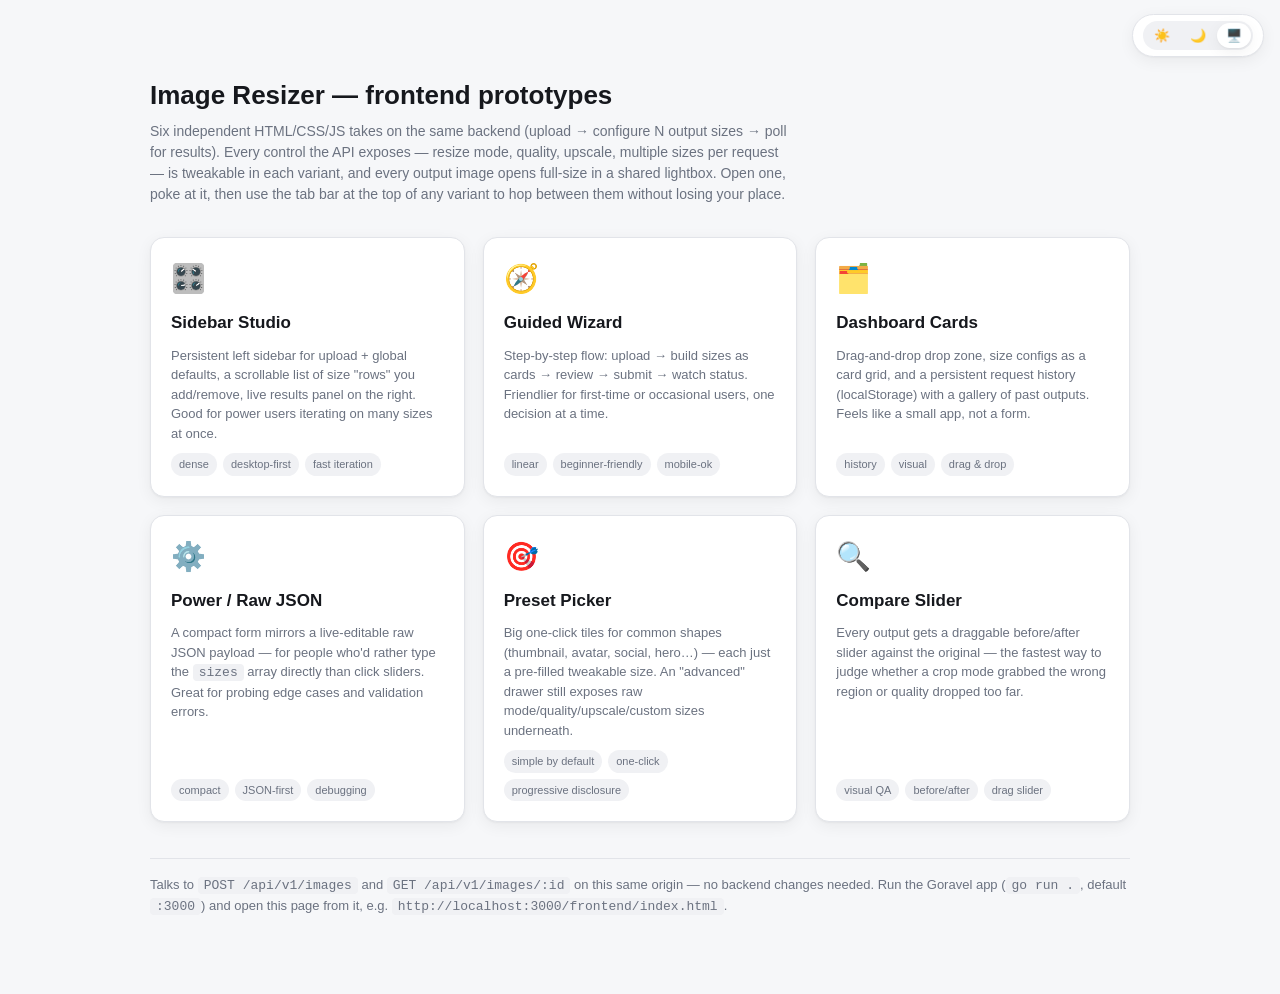
<file: public/frontend/index.html>
<!doctype html>
<html lang="en">
<head>
<meta charset="utf-8" />
<meta name="viewport" content="width=device-width, initial-scale=1" />
<title>Image Resizer — Prototypes</title>
<link rel="stylesheet" href="shared/base.css" />
<script src="shared/theme.js"></script>
<style>
  body { padding: 76px 24px 80px; }
  @media (max-width: 560px) { body { padding-top: 120px; } }
  .wrap { max-width: 980px; margin: 0 auto; }
  h1 { font-size: 26px; margin: 0 0 6px; }
  p.lede { color: var(--text-dim); margin: 0 0 32px; max-width: 640px; }
  .grid { display: grid; grid-template-columns: repeat(auto-fit, minmax(260px, 1fr)); gap: 18px; }
  .card {
    background: var(--surface);
    border: 1px solid var(--border);
    border-radius: 14px;
    padding: 20px;
    text-decoration: none;
    color: var(--text);
    box-shadow: var(--shadow);
    display: flex;
    flex-direction: column;
    gap: 10px;
    transition: transform .12s ease, box-shadow .12s ease;
  }
  .card:hover { transform: translateY(-2px); box-shadow: 0 8px 24px rgba(16,18,20,.10); }
  .card .emoji { font-size: 28px; }
  .card h2 { margin: 0; font-size: 17px; }
  .card p { margin: 0; font-size: 13px; color: var(--text-dim); line-height: 1.5; }
  .card .tags { display: flex; gap: 6px; flex-wrap: wrap; margin-top: auto; }
  .card .tags span { font-size: 11px; background: var(--surface-2); color: var(--text-dim); padding: 3px 8px; border-radius: 999px; }
  .note {
    margin-top: 36px;
    font-size: 13px;
    color: var(--text-dim);
    border-top: 1px solid var(--border);
    padding-top: 16px;
  }
  code { background: var(--surface-2); padding: 1px 6px; border-radius: 4px; }
</style>
</head>
<body>
  <div class="wrap">
    <h1>Image Resizer — frontend prototypes</h1>
    <p class="lede">Six independent HTML/CSS/JS takes on the same backend (upload → configure N output sizes → poll for results). Every control the API exposes — resize mode, quality, upscale, multiple sizes per request — is tweakable in each variant, and every output image opens full-size in a shared lightbox. Open one, poke at it, then use the tab bar at the top of any variant to hop between them without losing your place.</p>

    <div class="grid">
      <a class="card" href="variants/v1-sidebar.html">
        <div class="emoji">🎛️</div>
        <h2>Sidebar Studio</h2>
        <p>Persistent left sidebar for upload + global defaults, a scrollable list of size "rows" you add/remove, live results panel on the right. Good for power users iterating on many sizes at once.</p>
        <div class="tags"><span>dense</span><span>desktop-first</span><span>fast iteration</span></div>
      </a>
      <a class="card" href="variants/v2-wizard.html">
        <div class="emoji">🧭</div>
        <h2>Guided Wizard</h2>
        <p>Step-by-step flow: upload → build sizes as cards → review → submit → watch status. Friendlier for first-time or occasional users, one decision at a time.</p>
        <div class="tags"><span>linear</span><span>beginner-friendly</span><span>mobile-ok</span></div>
      </a>
      <a class="card" href="variants/v3-dashboard.html">
        <div class="emoji">🗂️</div>
        <h2>Dashboard Cards</h2>
        <p>Drag-and-drop drop zone, size configs as a card grid, and a persistent request history (localStorage) with a gallery of past outputs. Feels like a small app, not a form.</p>
        <div class="tags"><span>history</span><span>visual</span><span>drag &amp; drop</span></div>
      </a>
      <a class="card" href="variants/v4-raw.html">
        <div class="emoji">⚙️</div>
        <h2>Power / Raw JSON</h2>
        <p>A compact form mirrors a live-editable raw JSON payload — for people who'd rather type the <code>sizes</code> array directly than click sliders. Great for probing edge cases and validation errors.</p>
        <div class="tags"><span>compact</span><span>JSON-first</span><span>debugging</span></div>
      </a>
      <a class="card" href="variants/v5-presets.html">
        <div class="emoji">🎯</div>
        <h2>Preset Picker</h2>
        <p>Big one-click tiles for common shapes (thumbnail, avatar, social, hero…) — each just a pre-filled tweakable size. An "advanced" drawer still exposes raw mode/quality/upscale/custom sizes underneath.</p>
        <div class="tags"><span>simple by default</span><span>one-click</span><span>progressive disclosure</span></div>
      </a>
      <a class="card" href="variants/v6-compare.html">
        <div class="emoji">🔍</div>
        <h2>Compare Slider</h2>
        <p>Every output gets a draggable before/after slider against the original — the fastest way to judge whether a crop mode grabbed the wrong region or quality dropped too far.</p>
        <div class="tags"><span>visual QA</span><span>before/after</span><span>drag slider</span></div>
      </a>
    </div>

    <div class="note">
      Talks to <code>POST /api/v1/images</code> and <code>GET /api/v1/images/:id</code> on this same origin — no backend changes needed. Run the Goravel app (<code>go run .</code>, default <code>:3000</code>) and open this page from it, e.g. <code>http://localhost:3000/frontend/index.html</code>.
    </div>
  </div>
<script>renderThemeChanger();</script>
</body>
</html>
</file>
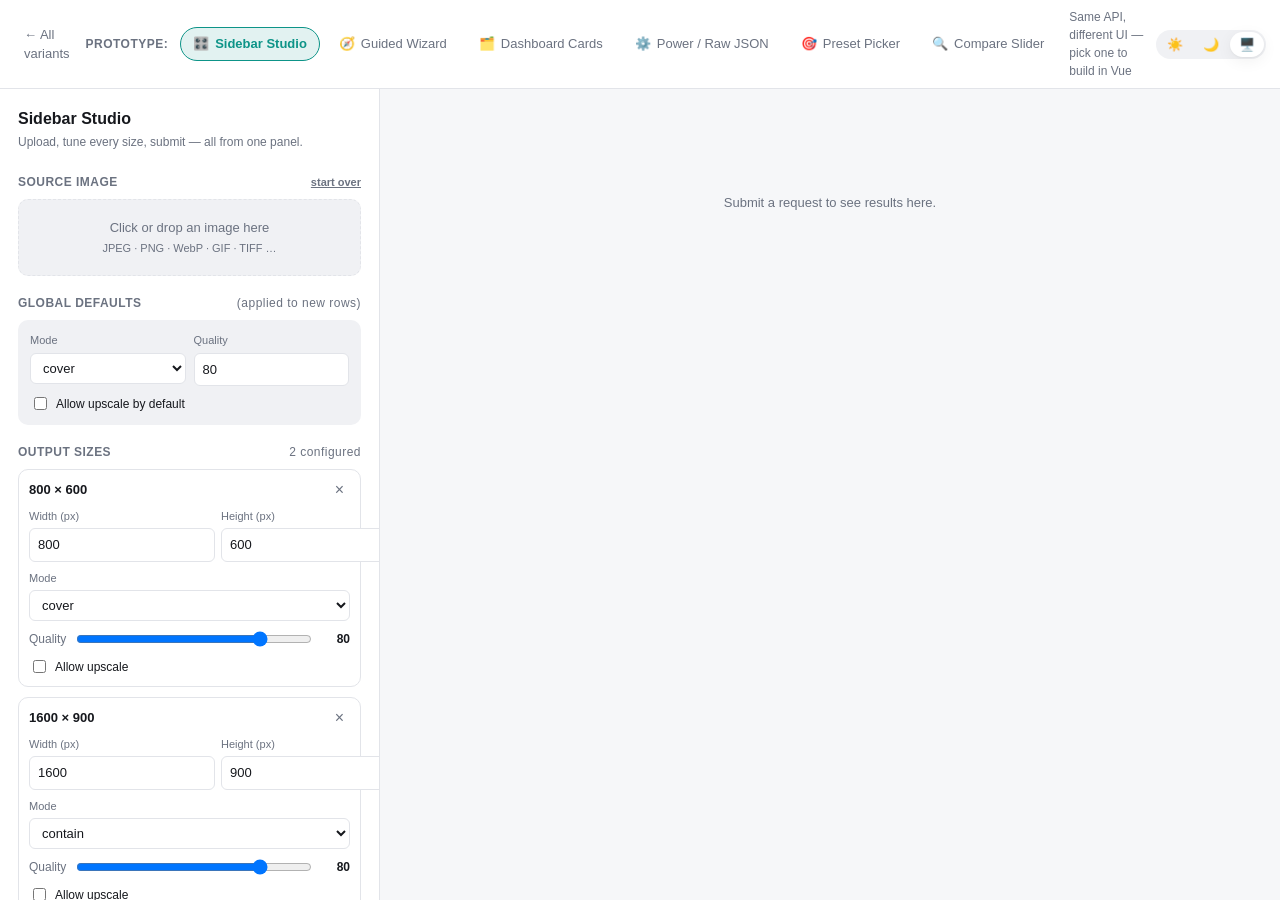
<file: public/frontend/variants/v1-sidebar.html>
<!doctype html>
<html lang="en">
<head>
<meta charset="utf-8" />
<meta name="viewport" content="width=device-width, initial-scale=1" />
<title>Sidebar Studio — Image Resizer</title>
<link rel="stylesheet" href="../shared/base.css" />
<script src="../shared/theme.js"></script>
<style>
  body { display: flex; flex-direction: column; height: 100vh; overflow: hidden; }
  #variant-bar { flex: 0 0 auto; }
  .layout { flex: 1; display: flex; min-height: 0; }

  .sidebar {
    width: 380px;
    flex: 0 0 auto;
    background: var(--surface);
    border-right: 1px solid var(--border);
    overflow-y: auto;
    padding: 18px;
    display: flex;
    flex-direction: column;
    gap: 18px;
  }
  .main {
    flex: 1;
    overflow-y: auto;
    padding: 24px;
  }

  h1 { font-size: 16px; margin: 0 0 2px; }
  .sub { font-size: 12px; color: var(--text-dim); margin: 0 0 4px; }

  .dropzone {
    border: 1.5px dashed var(--border);
    border-radius: var(--radius);
    padding: 18px;
    text-align: center;
    cursor: pointer;
    font-size: 13px;
    color: var(--text-dim);
    background: var(--surface-2);
  }
  .dropzone.drag { border-color: var(--accent); background: var(--accent-dim); color: var(--accent); }
  .dropzone img { max-height: 110px; border-radius: 6px; margin-bottom: 8px; display: block; margin-left: auto; margin-right: auto; }
  .dropzone .fname { font-size: 12px; color: var(--text); word-break: break-all; }

  .section-title { font-size: 12px; font-weight: 700; text-transform: uppercase; letter-spacing: .04em; color: var(--text-dim); display: flex; align-items: center; justify-content: space-between; }

  .global-defaults {
    display: grid;
    grid-template-columns: 1fr 1fr;
    gap: 8px;
    background: var(--surface-2);
    border-radius: var(--radius);
    padding: 12px;
  }
  .field { display: flex; flex-direction: column; gap: 4px; }
  .field label { font-size: 11px; color: var(--text-dim); }
  .field input, .field select {
    border: 1px solid var(--border);
    border-radius: 6px;
    padding: 6px 8px;
    font-size: 13px;
    background: var(--surface);
  }
  .field.checkbox { flex-direction: row; align-items: center; gap: 6px; }
  .field.checkbox label { font-size: 12px; color: var(--text); }

  .size-row {
    border: 1px solid var(--border);
    border-radius: var(--radius);
    padding: 10px;
    display: flex;
    flex-direction: column;
    gap: 8px;
    position: relative;
    background: var(--surface);
  }
  .size-row .row-head { display: flex; align-items: center; justify-content: space-between; }
  .size-row .row-head .dim { font-weight: 600; font-size: 13px; }
  .size-row .remove {
    border: none; background: none; color: var(--text-dim); cursor: pointer; font-size: 16px; line-height: 1;
  }
  .size-row .remove:hover { color: var(--danger); }
  .size-row .grid3 { display: grid; grid-template-columns: 1fr 1fr; gap: 6px; }
  .quality-row { display: flex; align-items: center; gap: 8px; font-size: 12px; color: var(--text-dim); }
  .quality-row input[type=range] { flex: 1; }
  .quality-row .qval { width: 28px; text-align: right; color: var(--text); font-weight: 600; }

  .add-size-btn, .btn {
    border: 1px solid var(--border);
    background: var(--surface);
    border-radius: 8px;
    padding: 8px 12px;
    font-size: 13px;
    cursor: pointer;
    display: flex;
    align-items: center;
    justify-content: center;
    gap: 6px;
  }
  .add-size-btn:hover { border-color: var(--accent); color: var(--accent); }
  .btn.primary { background: var(--accent); border-color: var(--accent); color: #fff; font-weight: 600; }
  .btn.primary:hover { filter: brightness(1.08); }
  .btn.primary:disabled { opacity: .5; cursor: default; filter: none; }
  .btn.block { width: 100%; }

  .error-box { background: var(--danger-dim); color: var(--danger); border-radius: 8px; padding: 8px 10px; font-size: 12px; white-space: pre-wrap; }

  /* results */
  .empty-state { color: var(--text-dim); font-size: 13px; text-align: center; margin-top: 80px; }
  .request-card { background: var(--surface); border: 1px solid var(--border); border-radius: 12px; padding: 16px; margin-bottom: 16px; box-shadow: var(--shadow); }
  .request-card .head { display: flex; align-items: center; gap: 10px; margin-bottom: 10px; }
  .badge { font-size: 11px; padding: 3px 9px; border-radius: 999px; font-weight: 600; }
  .badge.pending, .badge.processing { background: var(--warn-dim); color: var(--warn); }
  .badge.completed { background: var(--success-dim); color: var(--success); }
  .badge.partially_completed { background: var(--warn-dim); color: var(--warn); }
  .badge.failed, .badge.expired { background: var(--danger-dim); color: var(--danger); }
  .req-id { font-size: 12px; color: var(--text-dim); }
  .out-grid { display: grid; grid-template-columns: repeat(auto-fill, minmax(160px, 1fr)); gap: 10px; }
  .out-card { border: 1px solid var(--border); border-radius: 8px; overflow: hidden; }
  .out-card img { width: 100%; display: block; aspect-ratio: 1; object-fit: contain; background: var(--surface-2); }
  .out-meta { padding: 6px 8px; font-size: 11px; color: var(--text-dim); }
  .out-meta b { color: var(--text); }
  .size-error { font-size: 12px; color: var(--danger); background: var(--danger-dim); border-radius: 6px; padding: 6px 8px; margin-top: 6px; }
  .spinner { width: 12px; height: 12px; border: 2px solid var(--border); border-top-color: var(--accent); border-radius: 50%; animation: spin .7s linear infinite; }
  @keyframes spin { to { transform: rotate(360deg); } }
</style>
</head>
<body>
  <div id="variant-bar"></div>

  <div class="layout">
    <aside class="sidebar">
      <div>
        <h1>Sidebar Studio</h1>
        <p class="sub">Upload, tune every size, submit — all from one panel.</p>
      </div>

      <div>
        <div class="section-title">
          <span>Source image</span>
          <button type="button" id="start-over" title="Clear the uploaded image and all sizes back to defaults (keeps your request history)" style="border:none;background:none;color:var(--text-dim);cursor:pointer;text-decoration:underline;font-size:11px;padding:0">start over</button>
        </div>
        <div class="dropzone" id="dropzone" style="margin-top:8px">
          <div id="dz-empty">Click or drop an image here<br><span style="font-size:11px">JPEG · PNG · WebP · GIF · TIFF …</span></div>
          <div id="dz-filled" style="display:none">
            <img id="dz-preview" />
            <div class="fname" id="dz-fname"></div>
          </div>
        </div>
        <input type="file" id="file-input" accept="image/*" style="display:none" />
      </div>

      <div>
        <div class="section-title">Global defaults <span style="font-weight:400;text-transform:none;">(applied to new rows)</span></div>
        <div class="global-defaults" style="margin-top:8px">
          <div class="field">
            <label>Mode</label>
            <select id="def-mode"></select>
          </div>
          <div class="field">
            <label>Quality</label>
            <input type="number" id="def-quality" min="0" max="100" value="80" />
          </div>
          <div class="field checkbox" style="grid-column: 1 / -1">
            <input type="checkbox" id="def-upscale" />
            <label for="def-upscale">Allow upscale by default</label>
          </div>
        </div>
      </div>

      <div>
        <div class="section-title">
          <span>Output sizes</span>
          <span id="size-count" style="font-weight:400;text-transform:none;color:var(--text-dim)"></span>
        </div>
        <div id="size-rows" style="display:flex;flex-direction:column;gap:10px;margin-top:8px"></div>
        <button class="add-size-btn block" id="add-size" style="width:100%;margin-top:8px">+ Add size</button>
      </div>

      <div id="error-box"></div>

      <button class="btn primary block" id="submit-btn">Upload &amp; process</button>
    </aside>

    <main class="main" id="results">
      <div class="empty-state">Submit a request to see results here.</div>
    </main>
  </div>

<script src="../shared/api.js"></script>
<script src="../shared/switcher.js"></script>
<script src="../shared/lightbox.js"></script>
<script>
renderVariantBar('sidebar');
renderThemeChanger('variant-bar');
initLightbox();

let file = null;
let rows = []; // { id, width, height, mode, quality, allow_upscale }
let rowSeq = 1;

const modeSelect = document.getElementById('def-mode');
MODES.forEach(m => {
  const o = document.createElement('option');
  o.value = m; o.textContent = m;
  modeSelect.appendChild(o);
});
modeSelect.value = 'cover';

function newRow(overrides = {}) {
  return {
    _id: rowSeq++,
    width: 800, height: 600,
    mode: modeSelect.value,
    quality: Number(document.getElementById('def-quality').value) || 80,
    allow_upscale: document.getElementById('def-upscale').checked,
    ...overrides,
  };
}

rows.push(newRow());
rows.push(newRow({ width: 1600, height: 900, mode: 'contain' }));

function renderRows() {
  const wrap = document.getElementById('size-rows');
  document.getElementById('size-count').textContent = `${rows.length} configured`;
  wrap.innerHTML = rows.map(r => `
    <div class="size-row" data-id="${r._id}">
      <div class="row-head">
        <span class="dim">${r.width} × ${r.height}</span>
        <button class="remove" data-remove="${r._id}" title="Remove">&times;</button>
      </div>
      <div class="grid3">
        <div class="field">
          <label>Width (px)</label>
          <input type="number" min="1" data-field="width" data-id="${r._id}" value="${r.width}" />
        </div>
        <div class="field">
          <label>Height (px)</label>
          <input type="number" min="1" data-field="height" data-id="${r._id}" value="${r.height}" />
        </div>
      </div>
      <div class="field">
        <label>Mode</label>
        <select data-field="mode" data-id="${r._id}">
          ${MODES.map(m => `<option value="${m}" ${m === r.mode ? 'selected' : ''}>${m}</option>`).join('')}
        </select>
      </div>
      <div class="quality-row">
        <span>Quality</span>
        <input type="range" min="0" max="100" data-field="quality" data-id="${r._id}" value="${r.quality}" />
        <span class="qval">${r.quality}</span>
      </div>
      <div class="field checkbox">
        <input type="checkbox" data-field="allow_upscale" data-id="${r._id}" ${r.allow_upscale ? 'checked' : ''} />
        <label>Allow upscale</label>
      </div>
    </div>
  `).join('');

  wrap.querySelectorAll('[data-remove]').forEach(btn => {
    btn.addEventListener('click', () => {
      rows = rows.filter(r => r._id !== Number(btn.dataset.remove));
      renderRows();
    });
  });
  wrap.querySelectorAll('[data-field]').forEach(el => {
    el.addEventListener('input', () => {
      const row = rows.find(r => r._id === Number(el.dataset.id));
      if (!row) return;
      const f = el.dataset.field;
      if (f === 'allow_upscale') row[f] = el.checked;
      else if (f === 'quality' || f === 'width' || f === 'height') row[f] = Number(el.value);
      else row[f] = el.value;
      if (f === 'quality') el.closest('.size-row').querySelector('.qval').textContent = row.quality;
      if (f === 'width' || f === 'height') el.closest('.size-row').querySelector('.dim').textContent = `${row.width} × ${row.height}`;
    });
  });
}
renderRows();

document.getElementById('add-size').addEventListener('click', () => {
  rows.push(newRow());
  renderRows();
});

// --- Upload UI ---
const dropzone = document.getElementById('dropzone');
const fileInput = document.getElementById('file-input');
dropzone.addEventListener('click', () => fileInput.click());
['dragover'].forEach(evt => dropzone.addEventListener(evt, e => { e.preventDefault(); dropzone.classList.add('drag'); }));
['dragleave', 'drop'].forEach(evt => dropzone.addEventListener(evt, e => { e.preventDefault(); dropzone.classList.remove('drag'); }));
dropzone.addEventListener('drop', e => setFile(e.dataTransfer.files[0]));
fileInput.addEventListener('change', e => setFile(e.target.files[0]));

function setFile(f) {
  if (!f) return;
  file = f;
  document.getElementById('dz-empty').style.display = 'none';
  document.getElementById('dz-filled').style.display = 'block';
  document.getElementById('dz-fname').textContent = `${f.name} · ${bytesToSize(f.size)}`;
  const reader = new FileReader();
  reader.onload = () => document.getElementById('dz-preview').src = reader.result;
  reader.readAsDataURL(f);
}

// "Start over": clears the uploaded image and resets output sizes back to defaults,
// like starting the form fresh. Does NOT touch the results panel on the right —
// previously generated requests stay visible.
document.getElementById('start-over').addEventListener('click', () => {
  file = null;
  fileInput.value = '';
  document.getElementById('dz-empty').style.display = '';
  document.getElementById('dz-filled').style.display = 'none';
  document.getElementById('dz-preview').src = '';
  document.getElementById('dz-fname').textContent = '';
  rows = [newRow()];
  rows.push(newRow({ width: 1600, height: 900, mode: 'contain' }));
  renderRows();
});

// --- Submit ---
document.getElementById('submit-btn').addEventListener('click', async () => {
  const errBox = document.getElementById('error-box');
  errBox.innerHTML = '';
  if (!file) { errBox.innerHTML = '<div class="error-box">Choose an image first.</div>'; return; }
  if (rows.length === 0) { errBox.innerHTML = '<div class="error-box">Add at least one output size.</div>'; return; }

  const btn = document.getElementById('submit-btn');
  btn.disabled = true; btn.textContent = 'Uploading…';

  const sizes = rows.map(({ width, height, mode, quality, allow_upscale }) => ({ width, height, mode, quality, allow_upscale }));

  try {
    const { id } = await submitImage(file, sizes);
    saveHistoryEntry({ id, createdAt: new Date().toISOString(), sizes });
    renderRequestCard(id, sizes);
  } catch (e) {
    errBox.innerHTML = `<div class="error-box">${e.message}${e.errors ? '\n' + JSON.stringify(e.errors, null, 2) : ''}</div>`;
  } finally {
    btn.disabled = false; btn.textContent = 'Upload & process';
  }
});

function renderRequestCard(id, sizes) {
  const results = document.getElementById('results');
  if (results.querySelector('.empty-state')) results.innerHTML = '';
  const card = document.createElement('div');
  card.className = 'request-card';
  card.id = `req-${id}`;
  card.innerHTML = `
    <div class="head">
      <span class="spinner"></span>
      <span class="badge pending">pending</span>
      <span class="req-id">Request #${id} · ${sizes.length} size${sizes.length > 1 ? 's' : ''}</span>
    </div>
    <div class="out-grid"></div>
  `;
  results.prepend(card);

  pollImageRequest(id, {
    onUpdate: (detail) => updateRequestCard(card, detail),
  }).catch(e => {
    card.querySelector('.head').innerHTML = `<span class="badge failed">error</span><span class="req-id">${e.message}</span>`;
  });
}

function updateRequestCard(card, detail) {
  const head = card.querySelector('.head');
  const done = ['completed', 'partially_completed', 'failed', 'expired'].includes(detail.status);
  head.innerHTML = `
    ${done ? '' : '<span class="spinner"></span>'}
    <span class="badge ${detail.status}">${statusLabel(detail.status)}</span>
    <span class="req-id">Request #${detail.id}${detail.source_image ? ` · source ${detail.source_image.width}×${detail.source_image.height}` : ''}</span>
  `;
  const grid = card.querySelector('.out-grid');
  const images = detail.images || [];
  grid.innerHTML = images.map((img, i) => `
    <div class="out-card">
      <img class="lb-trigger" src="${img.url}" loading="lazy" data-idx="${i}" />
      <div class="out-meta"><b>${img.width}×${img.height}</b> · ${img.mode}<br>${img.format} · ${bytesToSize(img.file_size)}</div>
    </div>
  `).join('');
  grid.querySelectorAll('.lb-trigger').forEach(el => {
    el.addEventListener('click', () => openLightbox(images, Number(el.dataset.idx)));
  });
  if (detail.errors && detail.errors.length) {
    const errDiv = document.createElement('div');
    errDiv.className = 'size-error';
    errDiv.textContent = detail.errors.map(e => `${e.width}×${e.height}: ${e.message}`).join(' · ');
    card.appendChild(errDiv);
  }
  if (detail.status === 'failed' && detail.error_message) {
    card.querySelector('.head').insertAdjacentHTML('beforeend', `<span class="req-id">${detail.error_message}</span>`);
  }
  if (done) updateHistoryEntry(detail.id, { status: detail.status });
}
</script>
</body>
</html>
</file>
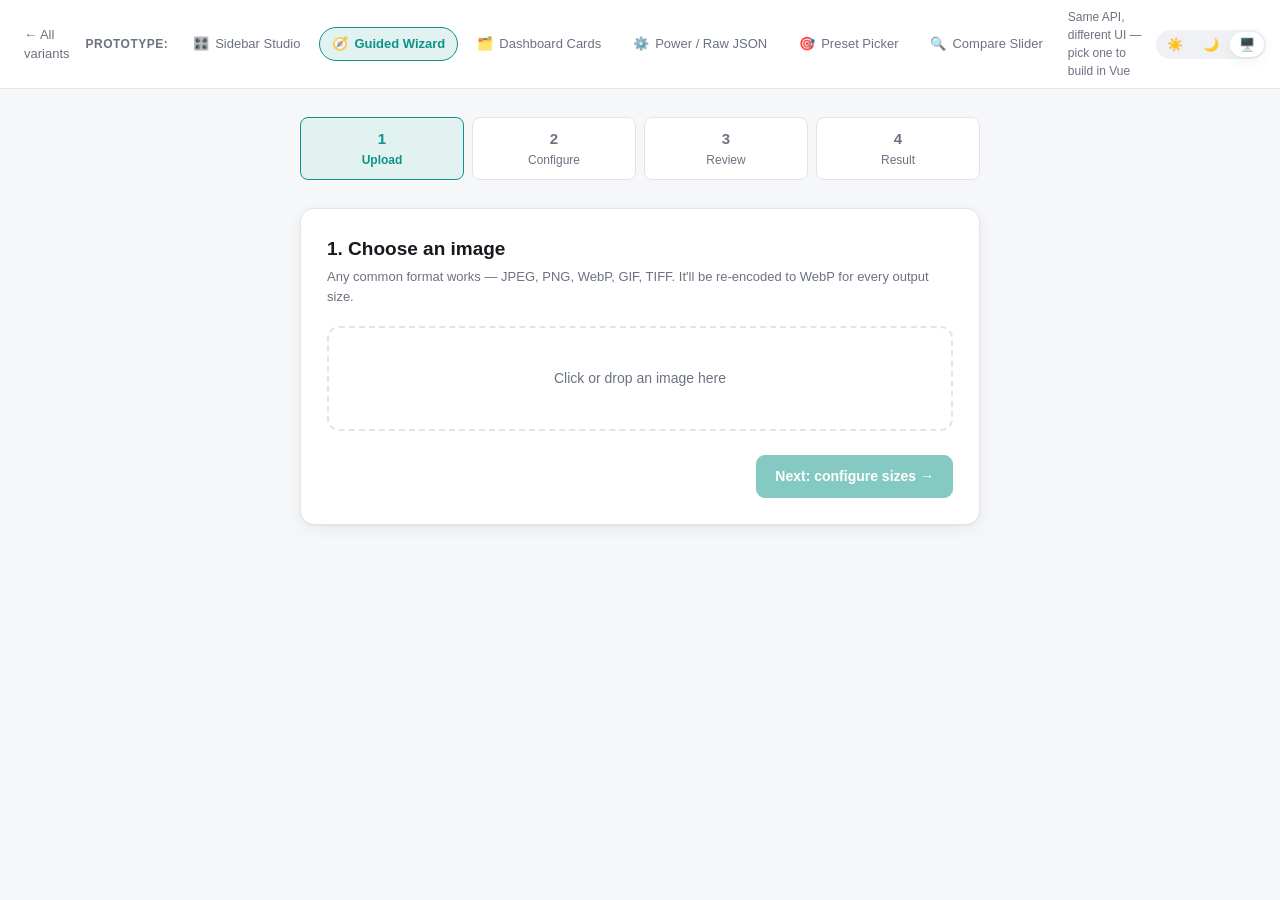
<file: public/frontend/variants/v2-wizard.html>
<!doctype html>
<html lang="en">
<head>
<meta charset="utf-8" />
<meta name="viewport" content="width=device-width, initial-scale=1" />
<title>Guided Wizard — Image Resizer</title>
<link rel="stylesheet" href="../shared/base.css" />
<script src="../shared/theme.js"></script>
<style>
  body { padding-bottom: 60px; }
  .wrap { max-width: 720px; margin: 0 auto; padding: 28px 20px; }

  .steps { display: flex; gap: 8px; margin-bottom: 28px; }
  .step-dot {
    flex: 1;
    text-align: center;
    padding: 10px 6px;
    border-radius: 8px;
    background: var(--surface);
    border: 1px solid var(--border);
    font-size: 12px;
    color: var(--text-dim);
  }
  .step-dot.active { border-color: var(--accent); color: var(--accent); background: var(--accent-dim); font-weight: 700; }
  .step-dot.done { color: var(--success); }
  .step-dot b { display: block; font-size: 15px; }

  .panel { background: var(--surface); border: 1px solid var(--border); border-radius: 14px; padding: 26px; box-shadow: var(--shadow); }
  .panel h2 { margin: 0 0 4px; font-size: 19px; }
  .panel .hint { color: var(--text-dim); font-size: 13px; margin: 0 0 20px; }

  .dropzone {
    border: 2px dashed var(--border);
    border-radius: 12px;
    padding: 40px 20px;
    text-align: center;
    cursor: pointer;
    color: var(--text-dim);
  }
  .dropzone.drag { border-color: var(--accent); background: var(--accent-dim); color: var(--accent); }
  .dropzone img { max-height: 220px; border-radius: 8px; margin-bottom: 10px; }
  .dropzone .fname { font-size: 13px; color: var(--text); }

  .size-card {
    border: 1px solid var(--border);
    border-radius: 12px;
    padding: 16px;
    margin-bottom: 14px;
    position: relative;
  }
  .size-card .remove { position: absolute; top: 10px; right: 12px; border: none; background: none; font-size: 18px; color: var(--text-dim); cursor: pointer; }
  .size-card .remove:hover { color: var(--danger); }
  .field-row { display: grid; grid-template-columns: 1fr 1fr; gap: 12px; margin-bottom: 10px; }
  .field { display: flex; flex-direction: column; gap: 4px; }
  .field label { font-size: 12px; color: var(--text-dim); }
  .field input, .field select { border: 1px solid var(--border); border-radius: 7px; padding: 8px 10px; font-size: 14px; }
  .mode-picker { display: flex; gap: 6px; flex-wrap: wrap; }
  .mode-picker button {
    border: 1px solid var(--border); background: var(--surface); border-radius: 999px; padding: 6px 12px; font-size: 12px; cursor: pointer;
  }
  .mode-picker button.active { background: var(--accent); border-color: var(--accent); color: #fff; font-weight: 600; }
  .quality-row { display: flex; align-items: center; gap: 10px; }
  .quality-row input[type=range] { flex: 1; }
  .checkbox-row { display: flex; align-items: center; gap: 6px; margin-top: 10px; font-size: 13px; }

  .add-card-btn {
    width: 100%; border: 1.5px dashed var(--border); background: none; border-radius: 12px; padding: 14px; font-size: 13px; color: var(--text-dim); cursor: pointer;
  }
  .add-card-btn:hover { border-color: var(--accent); color: var(--accent); }

  .nav-row { display: flex; justify-content: space-between; margin-top: 24px; }
  .btn { border: 1px solid var(--border); background: var(--surface); border-radius: 9px; padding: 10px 18px; font-size: 14px; cursor: pointer; }
  .btn.primary { background: var(--accent); border-color: var(--accent); color: #fff; font-weight: 600; }
  .btn.primary:disabled { opacity: .5; }
  .btn:disabled { opacity: .4; cursor: default; }

  .review-row { display: flex; justify-content: space-between; padding: 10px 0; border-bottom: 1px solid var(--border); font-size: 13px; }
  .review-row:last-child { border-bottom: none; }

  .error-box { background: var(--danger-dim); color: var(--danger); border-radius: 8px; padding: 10px 12px; font-size: 13px; margin-top: 14px; white-space: pre-wrap; }

  .status-line { display: flex; align-items: center; gap: 10px; margin-bottom: 18px; }
  .badge { font-size: 12px; padding: 4px 11px; border-radius: 999px; font-weight: 600; }
  .badge.pending, .badge.processing { background: var(--warn-dim); color: var(--warn); }
  .badge.completed { background: var(--success-dim); color: var(--success); }
  .badge.partially_completed { background: var(--warn-dim); color: var(--warn); }
  .badge.failed, .badge.expired { background: var(--danger-dim); color: var(--danger); }
  .spinner { width: 14px; height: 14px; border: 2px solid var(--border); border-top-color: var(--accent); border-radius: 50%; animation: spin .7s linear infinite; }
  @keyframes spin { to { transform: rotate(360deg); } }
  .out-grid { display: grid; grid-template-columns: repeat(auto-fill, minmax(180px, 1fr)); gap: 12px; }
  .out-card { border: 1px solid var(--border); border-radius: 10px; overflow: hidden; }
  .out-card img { width: 100%; display: block; aspect-ratio: 1; object-fit: contain; background: var(--surface-2); }
  .out-meta { padding: 8px 10px; font-size: 12px; color: var(--text-dim); }
  .out-meta b { color: var(--text); }
</style>
</head>
<body>
  <div id="variant-bar"></div>

  <div class="wrap">
    <div class="steps" id="steps"></div>
    <div class="panel" id="panel"></div>
  </div>

<script src="../shared/api.js"></script>
<script src="../shared/switcher.js"></script>
<script src="../shared/lightbox.js"></script>
<script>
renderVariantBar('wizard');
renderThemeChanger('variant-bar');
initLightbox();

const STEP_NAMES = ['Upload', 'Configure', 'Review', 'Result'];
let step = 0;
let file = null;
let sizes = [defaultSize({ width: 800, height: 600, mode: 'cover' })];
let sizeSeq = 1;
sizes[0]._id = 0;

function renderSteps() {
  document.getElementById('steps').innerHTML = STEP_NAMES.map((name, i) => `
    <div class="step-dot ${i === step ? 'active' : i < step ? 'done' : ''}">
      <b>${i < step ? '✓' : i + 1}</b>${name}
    </div>
  `).join('');
}

function goto(n) { step = n; render(); }

function render() {
  renderSteps();
  const panel = document.getElementById('panel');
  if (step === 0) panel.innerHTML = renderUpload();
  else if (step === 1) panel.innerHTML = renderConfigure();
  else if (step === 2) panel.innerHTML = renderReview();
  else panel.innerHTML = renderResult();
  wireStep();
}

function renderUpload() {
  return `
    <h2>1. Choose an image</h2>
    <p class="hint">Any common format works — JPEG, PNG, WebP, GIF, TIFF. It'll be re-encoded to WebP for every output size.</p>
    <div class="dropzone" id="dropzone">
      ${file ? `<img id="preview" /><div class="fname" id="fname"></div>` : `Click or drop an image here`}
    </div>
    <input type="file" id="file-input" accept="image/*" style="display:none" />
    <div class="nav-row">
      <span></span>
      <button class="btn primary" id="next-btn" ${file ? '' : 'disabled'}>Next: configure sizes →</button>
    </div>
  `;
}

function renderConfigure() {
  return `
    <h2>2. Configure output sizes</h2>
    <p class="hint">Add as many target sizes as you need (up to 10 per request). Each has its own mode, quality and upscale rule.</p>
    <div id="size-cards">
      ${sizes.map(sizeCardHtml).join('')}
    </div>
    <button class="add-card-btn" id="add-size">+ Add another size</button>
    <div class="nav-row">
      <div style="display:flex;gap:8px">
        <button class="btn" id="back-btn">← Back</button>
        <button class="btn" id="start-over-btn" title="Clear the uploaded image and start over from step 1 (keeps any previous request results)">Start over</button>
      </div>
      <button class="btn primary" id="next-btn" ${sizes.length ? '' : 'disabled'}>Next: review →</button>
    </div>
  `;
}

function sizeCardHtml(s) {
  return `
  <div class="size-card" data-id="${s._id}">
    ${sizes.length > 1 ? `<button class="remove" data-remove="${s._id}">&times;</button>` : ''}
    <div class="field-row">
      <div class="field"><label>Width (px)</label><input type="number" min="1" data-field="width" data-id="${s._id}" value="${s.width}" /></div>
      <div class="field"><label>Height (px)</label><input type="number" min="1" data-field="height" data-id="${s._id}" value="${s.height}" /></div>
    </div>
    <div class="field" style="margin-bottom:10px">
      <label>Fit mode</label>
      <div class="mode-picker">
        ${MODES.map(m => `<button type="button" data-mode="${m}" data-id="${s._id}" class="${m === s.mode ? 'active' : ''}">${m}</button>`).join('')}
      </div>
    </div>
    <div class="field">
      <label>Quality (${s.quality})</label>
      <div class="quality-row"><input type="range" min="0" max="100" data-field="quality" data-id="${s._id}" value="${s.quality}" /></div>
    </div>
    <div class="checkbox-row">
      <input type="checkbox" data-field="allow_upscale" data-id="${s._id}" ${s.allow_upscale ? 'checked' : ''} id="up-${s._id}" />
      <label for="up-${s._id}">Allow upscaling past the source's native size</label>
    </div>
  </div>`;
}

function renderReview() {
  return `
    <h2>3. Review &amp; submit</h2>
    <p class="hint">${file.name} (${bytesToSize(file.size)}) → ${sizes.length} output${sizes.length > 1 ? 's' : ''}.</p>
    ${sizes.map(s => `
      <div class="review-row">
        <span><b>${s.width}×${s.height}</b> · ${s.mode}</span>
        <span>q${s.quality} ${s.allow_upscale ? '· upscale ok' : ''}</span>
      </div>
    `).join('')}
    <div id="review-error"></div>
    <div class="nav-row">
      <button class="btn" id="back-btn">← Back</button>
      <button class="btn primary" id="submit-btn">Upload &amp; process →</button>
    </div>
  `;
}

function renderResult() {
  return `
    <div class="status-line" id="status-line">
      <span class="spinner"></span><span class="badge pending">pending</span><span>Request #${window.__reqId}</span>
    </div>
    <div class="out-grid" id="out-grid"></div>
    <div id="result-error"></div>
    <div class="nav-row">
      <button class="btn" id="restart-btn">Start a new request</button>
      <span></span>
    </div>
  `;
}

function wireStep() {
  if (step === 0) {
    const dz = document.getElementById('dropzone');
    const input = document.getElementById('file-input');
    dz.addEventListener('click', () => input.click());
    ['dragover'].forEach(e => dz.addEventListener(e, ev => { ev.preventDefault(); dz.classList.add('drag'); }));
    ['dragleave', 'drop'].forEach(e => dz.addEventListener(e, ev => { ev.preventDefault(); dz.classList.remove('drag'); }));
    dz.addEventListener('drop', e => setFile(e.dataTransfer.files[0]));
    input.addEventListener('change', e => setFile(e.target.files[0]));
    if (file) {
      const reader = new FileReader();
      reader.onload = () => document.getElementById('preview').src = reader.result;
      reader.readAsDataURL(file);
      document.getElementById('fname').textContent = `${file.name} · ${bytesToSize(file.size)}`;
    }
    document.getElementById('next-btn').addEventListener('click', () => goto(1));
  } else if (step === 1) {
    document.getElementById('back-btn').addEventListener('click', () => goto(0));
    document.getElementById('next-btn').addEventListener('click', () => goto(2));
    document.getElementById('add-size').addEventListener('click', () => {
      sizes.push({ ...defaultSize(), _id: ++sizeSeq });
      render();
    });
    // "Start over": clears the uploaded image and sizes, then jumps back to step 1 —
    // same reset the "Start a new request" button does from the result step. Any
    // earlier request results (localStorage history) are untouched.
    document.getElementById('start-over-btn').addEventListener('click', () => {
      file = null; sizes = [{ ...defaultSize(), _id: 0 }]; sizeSeq = 0; window.__reqId = null;
      goto(0);
    });
    document.querySelectorAll('[data-remove]').forEach(btn => btn.addEventListener('click', () => {
      sizes = sizes.filter(s => s._id !== Number(btn.dataset.remove));
      render();
    }));
    document.querySelectorAll('[data-mode]').forEach(btn => btn.addEventListener('click', () => {
      const s = sizes.find(s => s._id === Number(btn.dataset.id));
      s.mode = btn.dataset.mode;
      render();
    }));
    document.querySelectorAll('[data-field]').forEach(el => el.addEventListener('input', () => {
      const s = sizes.find(s => s._id === Number(el.dataset.id));
      const f = el.dataset.field;
      if (f === 'allow_upscale') s[f] = el.checked;
      else if (f === 'quality' || f === 'width' || f === 'height') s[f] = Number(el.value);
      if (f === 'quality') el.closest('.size-card').querySelector('label').textContent = `Quality (${s.quality})`;
    }));
  } else if (step === 2) {
    document.getElementById('back-btn').addEventListener('click', () => goto(1));
    document.getElementById('submit-btn').addEventListener('click', submit);
  } else if (step === 3) {
    document.getElementById('restart-btn').addEventListener('click', () => {
      file = null; sizes = [{ ...defaultSize(), _id: 0 }]; sizeSeq = 0; window.__reqId = null;
      goto(0);
    });
  }
}

function setFile(f) {
  if (!f) return;
  file = f;
  render();
}

async function submit() {
  const btn = document.getElementById('submit-btn');
  const errBox = document.getElementById('review-error');
  btn.disabled = true; btn.textContent = 'Uploading…';
  const payload = sizes.map(({ width, height, mode, quality, allow_upscale }) => ({ width, height, mode, quality, allow_upscale }));
  try {
    const { id } = await submitImage(file, payload);
    saveHistoryEntry({ id, createdAt: new Date().toISOString(), sizes: payload });
    window.__reqId = id;
    goto(3);
    pollImageRequest(id, { onUpdate: renderStatus }).catch(e => {
      document.getElementById('result-error').innerHTML = `<div class="error-box">${e.message}</div>`;
    });
  } catch (e) {
    errBox.innerHTML = `<div class="error-box">${e.message}${e.errors ? '\n' + JSON.stringify(e.errors, null, 2) : ''}</div>`;
    btn.disabled = false; btn.textContent = 'Upload & process →';
  }
}

function renderStatus(detail) {
  const done = ['completed', 'partially_completed', 'failed', 'expired'].includes(detail.status);
  document.getElementById('status-line').innerHTML = `
    ${done ? '' : '<span class="spinner"></span>'}
    <span class="badge ${detail.status}">${statusLabel(detail.status)}</span>
    <span>Request #${detail.id}${detail.source_image ? ` · source ${detail.source_image.width}×${detail.source_image.height}` : ''}</span>
  `;
  const images = detail.images || [];
  const outGrid = document.getElementById('out-grid');
  outGrid.innerHTML = images.map((img, i) => `
    <div class="out-card">
      <img class="lb-trigger" src="${img.url}" loading="lazy" data-idx="${i}" />
      <div class="out-meta"><b>${img.width}×${img.height}</b> · ${img.mode}<br>${img.format} · ${bytesToSize(img.file_size)}</div>
    </div>
  `).join('');
  outGrid.querySelectorAll('.lb-trigger').forEach(el => {
    el.addEventListener('click', () => openLightbox(images, Number(el.dataset.idx)));
  });
  if (detail.errors && detail.errors.length) {
    document.getElementById('result-error').innerHTML = `<div class="error-box">${detail.errors.map(e => `${e.width}×${e.height}: ${e.message}`).join('\n')}</div>`;
  }
  if (done) updateHistoryEntry(detail.id, { status: detail.status });
}

render();
</script>
</body>
</html>
</file>
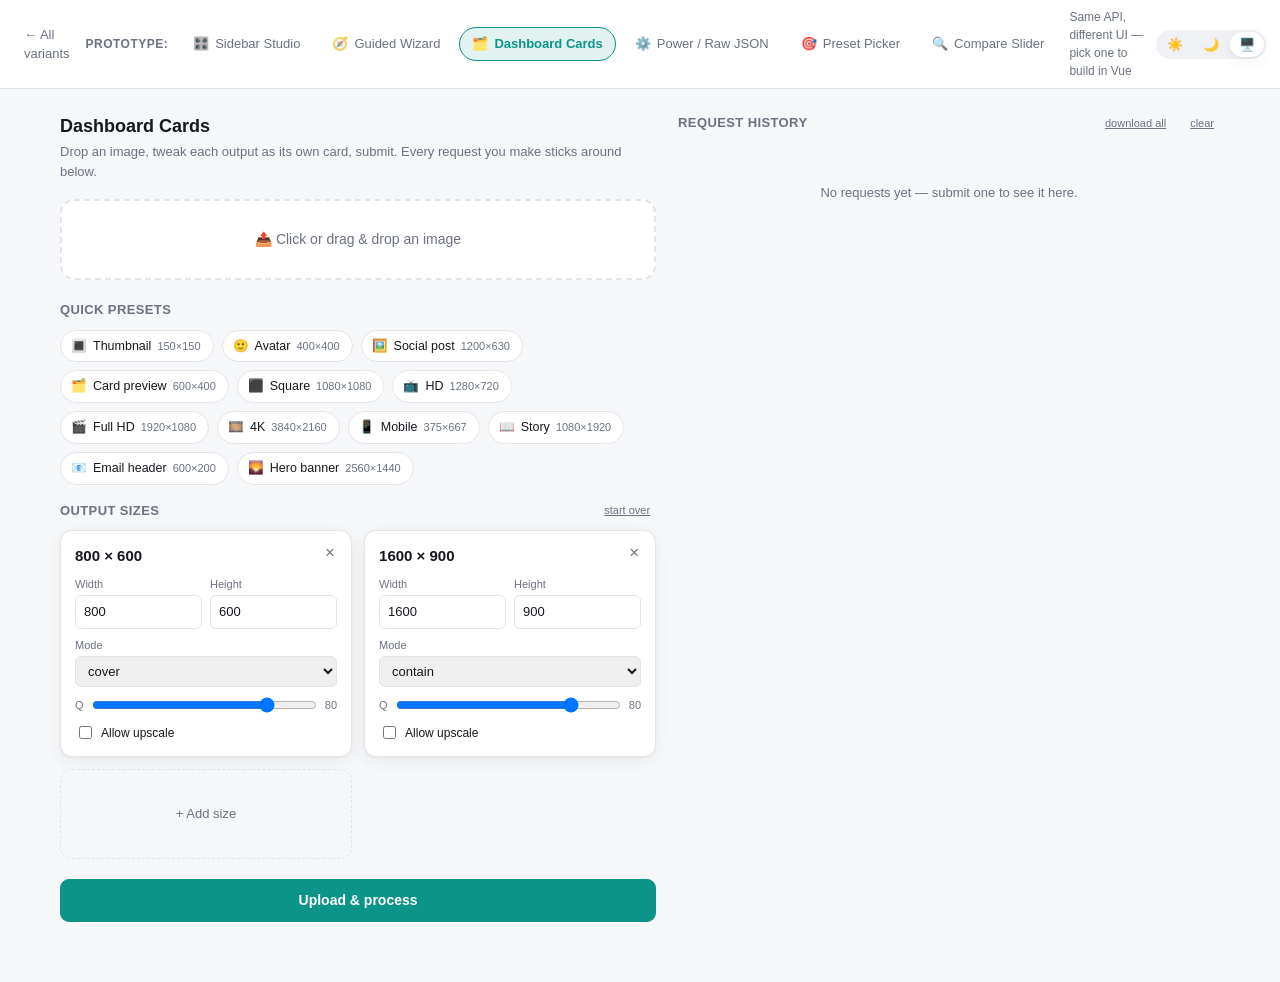
<file: public/frontend/variants/v3-dashboard.html>
<!doctype html>
<html lang="en">
<head>
<meta charset="utf-8" />
<meta name="viewport" content="width=device-width, initial-scale=1" />
<title>Dashboard Cards — Image Resizer</title>
<link rel="stylesheet" href="../shared/base.css" />
<script src="../shared/theme.js"></script>
<style>
  .wrap { max-width: 1200px; margin: 0 auto; padding: 24px 20px 60px; display: flex; gap: 22px; align-items: flex-start; }
  .col-left { flex: 1.1; min-width: 0; }
  .col-right { flex: 1; min-width: 0; }

  .preset-row { display: flex; flex-wrap: wrap; gap: 8px; margin-bottom: 16px; }
  .preset-chip {
    display: flex;
    align-items: center;
    gap: 6px;
    border: 1px solid var(--border);
    background: var(--surface);
    border-radius: 999px;
    padding: 6px 12px 6px 10px;
    font-size: 12.5px;
    cursor: pointer;
    color: var(--text);
    white-space: nowrap;
  }
  .preset-chip:hover { border-color: var(--accent); color: var(--accent); }
  .preset-chip .pc-dims { color: var(--text-dim); font-size: 11px; }
  .preset-chip:hover .pc-dims { color: var(--accent); }

  h1 { font-size: 18px; margin: 0 0 2px; }
  .sub { color: var(--text-dim); font-size: 13px; margin: 0 0 18px; }

  .dropzone {
    border: 2px dashed var(--border);
    border-radius: 14px;
    padding: 28px;
    text-align: center;
    cursor: pointer;
    color: var(--text-dim);
    background: var(--surface);
    margin-bottom: 20px;
  }
  .dropzone.drag { border-color: var(--accent); background: var(--accent-dim); color: var(--accent); }
  .dropzone img { max-height: 160px; border-radius: 8px; margin-bottom: 8px; }
  .dropzone .fname { font-size: 12px; color: var(--text); }

  .card-grid { display: grid; grid-template-columns: repeat(auto-fill, minmax(230px, 1fr)); gap: 12px; margin-bottom: 14px; }
  .size-card {
    background: var(--surface);
    border: 1px solid var(--border);
    border-radius: 12px;
    padding: 14px;
    position: relative;
    box-shadow: var(--shadow);
  }
  .size-card .remove { position: absolute; top: 8px; right: 10px; border: none; background: none; font-size: 17px; color: var(--text-dim); cursor: pointer; }
  .size-card .remove:hover { color: var(--danger); }
  .size-card .dims { font-size: 15px; font-weight: 700; margin-bottom: 8px; }
  .field-row { display: grid; grid-template-columns: 1fr 1fr; gap: 8px; margin-bottom: 8px; }
  .field label { font-size: 11px; color: var(--text-dim); display: block; margin-bottom: 3px; }
  .field input, .field select { width: 100%; border: 1px solid var(--border); border-radius: 6px; padding: 6px 8px; font-size: 13px; }
  .quality-row { display: flex; align-items: center; gap: 6px; font-size: 11px; color: var(--text-dim); margin-bottom: 8px; }
  .quality-row input[type=range] { flex: 1; }
  .checkbox-row { display: flex; align-items: center; gap: 6px; font-size: 12px; }

  .add-card { border: 1.5px dashed var(--border); border-radius: 12px; display: flex; align-items: center; justify-content: center; min-height: 90px; cursor: pointer; color: var(--text-dim); font-size: 13px; }
  .add-card:hover { border-color: var(--accent); color: var(--accent); }

  .btn { border: 1px solid var(--border); background: var(--surface); border-radius: 9px; padding: 10px 16px; font-size: 14px; cursor: pointer; }
  .btn.primary { background: var(--accent); border-color: var(--accent); color: #fff; font-weight: 600; width: 100%; }
  .btn.primary:disabled { opacity: .5; }
  .error-box { background: var(--danger-dim); color: var(--danger); border-radius: 8px; padding: 10px 12px; font-size: 12px; margin-top: 10px; white-space: pre-wrap; }

  .section-title { font-size: 13px; font-weight: 700; color: var(--text-dim); text-transform: uppercase; letter-spacing: .03em; margin: 0 0 10px; display: flex; justify-content: space-between; align-items: center; }
  .section-title button { font-size: 11px; text-transform: none; font-weight: 500; border: none; background: none; color: var(--text-dim); cursor: pointer; text-decoration: underline; }

  .history-empty { color: var(--text-dim); font-size: 13px; text-align: center; padding: 40px 0; }
  .req-card { background: var(--surface); border: 1px solid var(--border); border-radius: 12px; padding: 14px; margin-bottom: 12px; box-shadow: var(--shadow); }
  .req-card .head { display: flex; align-items: center; gap: 8px; margin-bottom: 10px; font-size: 12px; }
  .badge { font-size: 11px; padding: 3px 9px; border-radius: 999px; font-weight: 600; }
  .badge.pending, .badge.processing { background: var(--warn-dim); color: var(--warn); }
  .badge.completed { background: var(--success-dim); color: var(--success); }
  .badge.partially_completed { background: var(--warn-dim); color: var(--warn); }
  .badge.failed, .badge.expired { background: var(--danger-dim); color: var(--danger); }
  .req-id { color: var(--text-dim); }
  .out-grid { display: grid; grid-template-columns: repeat(auto-fill, minmax(120px, 1fr)); gap: 8px; }
  .out-card img { width: 100%; display: block; aspect-ratio: 1; object-fit: contain; background: var(--surface-2); border-radius: 6px; }
  .out-meta { font-size: 10px; color: var(--text-dim); margin-top: 3px; }

  .dl-batch-btn {
    margin-left: auto;
    border: 1px solid var(--border);
    background: var(--surface);
    border-radius: 999px;
    padding: 3px 10px;
    font-size: 10.5px;
    color: var(--text-dim);
    cursor: pointer;
    white-space: nowrap;
  }
  .dl-batch-btn:hover:not(:disabled) { border-color: var(--accent); color: var(--accent); }
  .dl-batch-btn:disabled { opacity: .4; cursor: default; }
  .spinner { width: 12px; height: 12px; border: 2px solid var(--border); border-top-color: var(--accent); border-radius: 50%; animation: spin .7s linear infinite; }
  @keyframes spin { to { transform: rotate(360deg); } }
  .size-error { font-size: 11px; color: var(--danger); margin-top: 6px; }

  /* --- Responsive --- */
  @media (max-width: 860px) {
    .wrap { flex-direction: column; padding: 18px 14px 50px; gap: 26px; }
    .col-left, .col-right { flex: none; width: 100%; }
  }
  @media (max-width: 480px) {
    .wrap { padding: 14px 10px 40px; }
    h1 { font-size: 16px; }
    .dropzone { padding: 20px 14px; }
    .card-grid { grid-template-columns: 1fr; }
    .out-grid { grid-template-columns: repeat(auto-fill, minmax(96px, 1fr)); }
    .preset-chip { font-size: 12px; padding: 5px 10px 5px 9px; }
  }
</style>
</head>
<body>
  <div id="variant-bar"></div>

  <div class="wrap">
    <div class="col-left">
      <h1>Dashboard Cards</h1>
      <p class="sub">Drop an image, tweak each output as its own card, submit. Every request you make sticks around below.</p>

      <div class="dropzone" id="dropzone">
        <div id="dz-empty">📤 Click or drag &amp; drop an image</div>
        <div id="dz-filled" style="display:none">
          <img id="dz-preview" /><div class="fname" id="dz-fname"></div>
        </div>
      </div>
      <input type="file" id="file-input" accept="image/*" style="display:none" />

      <div class="section-title">Quick presets</div>
      <div class="preset-row" id="preset-row"></div>

      <div class="section-title">
        Output sizes
        <button id="start-over" title="Clear the uploaded image and all sizes back to defaults (keeps request history)">start over</button>
      </div>
      <div class="card-grid" id="card-grid"></div>

      <div id="error-box"></div>
      <button class="btn primary" id="submit-btn" style="margin-top:6px">Upload &amp; process</button>
    </div>

    <div class="col-right">
      <div class="section-title">
        Request history
        <span style="display:flex;gap:12px;align-items:center;font-weight:400;text-transform:none">
          <button id="download-all-history" title="Download every generated image across all requests below">download all</button>
          <button id="clear-history">clear</button>
        </span>
      </div>
      <div id="history"></div>
    </div>
  </div>

<script src="../shared/api.js"></script>
<script src="../shared/switcher.js"></script>
<script src="../shared/lightbox.js"></script>
<script>
renderVariantBar('dashboard');
renderThemeChanger('variant-bar');
initLightbox();

let file = null;
let sizes = [defaultSize({ width: 800, height: 600, mode: 'cover', _id: 0 }), defaultSize({ width: 1600, height: 900, mode: 'contain', _id: 1 })];
let seq = 2;

// Latest known output images per request id (each submit == one batch, e.g. image A
// vs image B run separately). Kept up to date as each batch's polling resolves, so
// "download all" (either per-batch or across every batch) always grabs the newest set.
let historyImages = {};

function imgFilename(img, prefix) {
  const ext = (img.format || 'img').toLowerCase();
  return `${prefix}_${img.width}x${img.height}-${img.mode}.${ext}`;
}

/** Downloads a list of { url, filename } one at a time (staggered) so the browser
 * doesn't block a burst of simultaneous downloads. */
async function downloadFiles(files) {
  for (let i = 0; i < files.length; i++) {
    const f = files[i];
    try {
      const resp = await fetch(f.url);
      const blob = await resp.blob();
      const objUrl = URL.createObjectURL(blob);
      const a = document.createElement('a');
      a.href = objUrl;
      a.download = f.filename;
      document.body.appendChild(a);
      a.click();
      a.remove();
      URL.revokeObjectURL(objUrl);
    } catch (e) {
      console.error(`Download failed for ${f.url}`, e);
    }
    if (i < files.length - 1) await new Promise(r => setTimeout(r, 200));
  }
}

// Common output shapes — clicking one just adds a pre-filled card, same as "+ Add size"
// but with sensible dimensions/mode/quality already set. You can still tweak it after.
const PRESETS = [
  { icon: '🔳', name: 'Thumbnail', width: 150, height: 150, mode: 'crop', quality: 80 },
  { icon: '🙂', name: 'Avatar', width: 400, height: 400, mode: 'crop', quality: 85 },
  { icon: '🖼️', name: 'Social post', width: 1200, height: 630, mode: 'cover', quality: 82 },
  { icon: '🗂️', name: 'Card preview', width: 600, height: 400, mode: 'contain', quality: 80 },
  { icon: '⬛', name: 'Square', width: 1080, height: 1080, mode: 'contain', quality: 85 },
  { icon: '📺', name: 'HD', width: 1280, height: 720, mode: 'cover', quality: 80 },
  { icon: '🎬', name: 'Full HD', width: 1920, height: 1080, mode: 'cover', quality: 80 },
  { icon: '🎞️', name: '4K', width: 3840, height: 2160, mode: 'cover', quality: 75 },
  { icon: '📱', name: 'Mobile', width: 375, height: 667, mode: 'cover', quality: 80 },
  { icon: '📖', name: 'Story', width: 1080, height: 1920, mode: 'cover', quality: 82 },
  { icon: '📧', name: 'Email header', width: 600, height: 200, mode: 'cover', quality: 80 },
  { icon: '🌄', name: 'Hero banner', width: 2560, height: 1440, mode: 'cover', quality: 78 },
];

function renderPresets() {
  document.getElementById('preset-row').innerHTML = PRESETS.map((p, i) => `
    <button type="button" class="preset-chip" data-preset="${i}" title="Add a ${p.width}×${p.height} ${p.mode} size card">
      <span>${p.icon}</span><span>${p.name}</span><span class="pc-dims">${p.width}×${p.height}</span>
    </button>
  `).join('');
  document.querySelectorAll('#preset-row [data-preset]').forEach(btn => {
    btn.addEventListener('click', () => {
      const p = PRESETS[Number(btn.dataset.preset)];
      sizes.push(defaultSize({ width: p.width, height: p.height, mode: p.mode, quality: p.quality, _id: seq++ }));
      renderCards();
    });
  });
}
renderPresets();

function renderCards() {
  const grid = document.getElementById('card-grid');
  grid.innerHTML = sizes.map(s => `
    <div class="size-card" data-id="${s._id}">
      ${sizes.length > 1 ? `<button class="remove" data-remove="${s._id}">&times;</button>` : ''}
      <div class="dims">${s.width} × ${s.height}</div>
      <div class="field-row">
        <div class="field"><label>Width</label><input type="number" min="1" data-field="width" data-id="${s._id}" value="${s.width}" /></div>
        <div class="field"><label>Height</label><input type="number" min="1" data-field="height" data-id="${s._id}" value="${s.height}" /></div>
      </div>
      <div class="field" style="margin-bottom:8px">
        <label>Mode</label>
        <select data-field="mode" data-id="${s._id}">
          ${MODES.map(m => `<option value="${m}" ${m === s.mode ? 'selected' : ''}>${m}</option>`).join('')}
        </select>
      </div>
      <div class="quality-row">
        <span>Q</span><input type="range" min="0" max="100" data-field="quality" data-id="${s._id}" value="${s.quality}" /><span>${s.quality}</span>
      </div>
      <div class="checkbox-row">
        <input type="checkbox" data-field="allow_upscale" data-id="${s._id}" ${s.allow_upscale ? 'checked' : ''} id="up-${s._id}" />
        <label for="up-${s._id}">Allow upscale</label>
      </div>
    </div>
  `).join('') + `<div class="add-card" id="add-card">+ Add size</div>`;

  grid.querySelectorAll('[data-remove]').forEach(b => b.addEventListener('click', () => {
    sizes = sizes.filter(s => s._id !== Number(b.dataset.remove));
    renderCards();
  }));
  grid.querySelectorAll('[data-field]').forEach(el => el.addEventListener('input', () => {
    const s = sizes.find(s => s._id === Number(el.dataset.id));
    const f = el.dataset.field;
    if (f === 'allow_upscale') s[f] = el.checked;
    else if (f === 'quality' || f === 'width' || f === 'height') s[f] = Number(el.value);
    else s[f] = el.value;
    if (f === 'width' || f === 'height') el.closest('.size-card').querySelector('.dims').textContent = `${s.width} × ${s.height}`;
    if (f === 'quality') el.closest('.quality-row').querySelector('span:last-child').textContent = s.quality;
  }));
  document.getElementById('add-card').addEventListener('click', () => {
    sizes.push(defaultSize({ _id: seq++ }));
    renderCards();
  });
}
renderCards();

const dropzone = document.getElementById('dropzone');
const fileInput = document.getElementById('file-input');
dropzone.addEventListener('click', () => fileInput.click());
['dragover'].forEach(e => dropzone.addEventListener(e, ev => { ev.preventDefault(); dropzone.classList.add('drag'); }));
['dragleave', 'drop'].forEach(e => dropzone.addEventListener(e, ev => { ev.preventDefault(); dropzone.classList.remove('drag'); }));
dropzone.addEventListener('drop', e => setFile(e.dataTransfer.files[0]));
fileInput.addEventListener('change', e => setFile(e.target.files[0]));

function setFile(f) {
  if (!f) return;
  file = f;
  document.getElementById('dz-empty').style.display = 'none';
  document.getElementById('dz-filled').style.display = 'block';
  document.getElementById('dz-fname').textContent = `${f.name} · ${bytesToSize(f.size)}`;
  const reader = new FileReader();
  reader.onload = () => document.getElementById('dz-preview').src = reader.result;
  reader.readAsDataURL(f);
}

// "Start over": clears the uploaded image and resets output sizes back to defaults.
// Does NOT touch localStorage history or the request history panel — previously
// generated requests stay visible.
document.getElementById('start-over').addEventListener('click', () => {
  file = null;
  fileInput.value = '';
  document.getElementById('dz-empty').style.display = '';
  document.getElementById('dz-filled').style.display = 'none';
  document.getElementById('dz-preview').src = '';
  document.getElementById('dz-fname').textContent = '';
  sizes = [defaultSize({ width: 800, height: 600, mode: 'cover', _id: seq++ }), defaultSize({ width: 1600, height: 900, mode: 'contain', _id: seq++ })];
  renderCards();
});

document.getElementById('submit-btn').addEventListener('click', async () => {
  const errBox = document.getElementById('error-box');
  errBox.innerHTML = '';
  if (!file) { errBox.innerHTML = '<div class="error-box">Choose an image first.</div>'; return; }
  const btn = document.getElementById('submit-btn');
  btn.disabled = true; btn.textContent = 'Uploading…';
  const payload = sizes.map(({ width, height, mode, quality, allow_upscale }) => ({ width, height, mode, quality, allow_upscale }));
  try {
    const { id } = await submitImage(file, payload);
    saveHistoryEntry({ id, createdAt: new Date().toISOString(), sizes: payload });
    prependHistoryCard(id, payload);
  } catch (e) {
    errBox.innerHTML = `<div class="error-box">${e.message}${e.errors ? '\n' + JSON.stringify(e.errors, null, 2) : ''}</div>`;
  } finally {
    btn.disabled = false; btn.textContent = 'Upload & process';
  }
});

function renderHistoryFromStorage() {
  const list = loadHistory();
  const wrap = document.getElementById('history');
  if (!list.length) { wrap.innerHTML = '<div class="history-empty">No requests yet — submit one to see it here.</div>'; return; }
  wrap.innerHTML = '';
  list.forEach(entry => {
    const card = buildReqCardEl(entry.id, entry.sizes || []);
    wrap.appendChild(card);
    if (!['completed', 'partially_completed', 'failed', 'expired'].includes(entry.status)) {
      pollImageRequest(entry.id, { onUpdate: d => updateReqCard(card, d) }).catch(() => {});
    } else {
      getImageRequest(entry.id).then(d => updateReqCard(card, d)).catch(() => {});
    }
  });
}

function buildReqCardEl(id, sizes) {
  const card = document.createElement('div');
  card.className = 'req-card';
  card.innerHTML = `
    <div class="head">
      <span class="spinner"></span>
      <span class="badge pending">pending</span>
      <span class="req-id">#${id} · ${sizes.length} size${sizes.length === 1 ? '' : 's'}</span>
      <button type="button" class="dl-batch-btn" disabled title="Download all outputs from this request">&#8681; all</button>
    </div>
    <div class="out-grid"></div>
  `;
  return card;
}

function updateReqCard(card, detail) {
  const done = ['completed', 'partially_completed', 'failed', 'expired'].includes(detail.status);
  const images = detail.images || [];
  historyImages[detail.id] = images;
  card.querySelector('.head').innerHTML = `
    ${done ? '' : '<span class="spinner"></span>'}
    <span class="badge ${detail.status}">${statusLabel(detail.status)}</span>
    <span class="req-id">#${detail.id}${detail.source_image ? ` · ${detail.source_image.width}×${detail.source_image.height} src` : ''}</span>
    <button type="button" class="dl-batch-btn" ${images.length ? '' : 'disabled'} title="Download all outputs from this request">&#8681; all</button>
  `;
  card.querySelector('.dl-batch-btn').addEventListener('click', () => {
    downloadFiles(images.map(img => ({ url: img.url, filename: imgFilename(img, `request-${detail.id}`) })));
  });
  const outGrid = card.querySelector('.out-grid');
  outGrid.innerHTML = images.map((img, i) => `
    <div class="out-card">
      <img class="lb-trigger" src="${img.url}" loading="lazy" data-idx="${i}" />
      <div class="out-meta">${img.width}×${img.height} · ${bytesToSize(img.file_size)}</div>
    </div>
  `).join('');
  outGrid.querySelectorAll('.lb-trigger').forEach(el => {
    el.addEventListener('click', () => openLightbox(images, Number(el.dataset.idx)));
  });
  if (detail.errors && detail.errors.length) {
    const div = document.createElement('div');
    div.className = 'size-error';
    div.textContent = detail.errors.map(e => `${e.width}×${e.height}: ${e.message}`).join(' · ');
    card.appendChild(div);
  }
  if (done) updateHistoryEntry(detail.id, { status: detail.status });
}

function prependHistoryCard(id, sizes) {
  const wrap = document.getElementById('history');
  if (wrap.querySelector('.history-empty')) wrap.innerHTML = '';
  const card = buildReqCardEl(id, sizes);
  wrap.prepend(card);
  pollImageRequest(id, { onUpdate: d => updateReqCard(card, d) }).catch(e => {
    card.querySelector('.head').innerHTML = `<span class="badge failed">error</span><span class="req-id">${e.message}</span>`;
  });
}

document.getElementById('clear-history').addEventListener('click', () => {
  localStorage.removeItem('image-resizer:history');
  historyImages = {};
  document.getElementById('history').innerHTML = '<div class="history-empty">No requests yet — submit one to see it here.</div>';
});

// Downloads every generated image across every batch currently in the history list
// (e.g. image A's run and image B's run both get pulled in), each named with its
// own request id so files from different batches never collide.
document.getElementById('download-all-history').addEventListener('click', () => {
  const files = Object.entries(historyImages).flatMap(([id, imgs]) =>
    imgs.map(img => ({ url: img.url, filename: imgFilename(img, `request-${id}`) }))
  );
  if (!files.length) return;
  downloadFiles(files);
});

renderHistoryFromStorage();
</script>
</body>
</html>
</file>
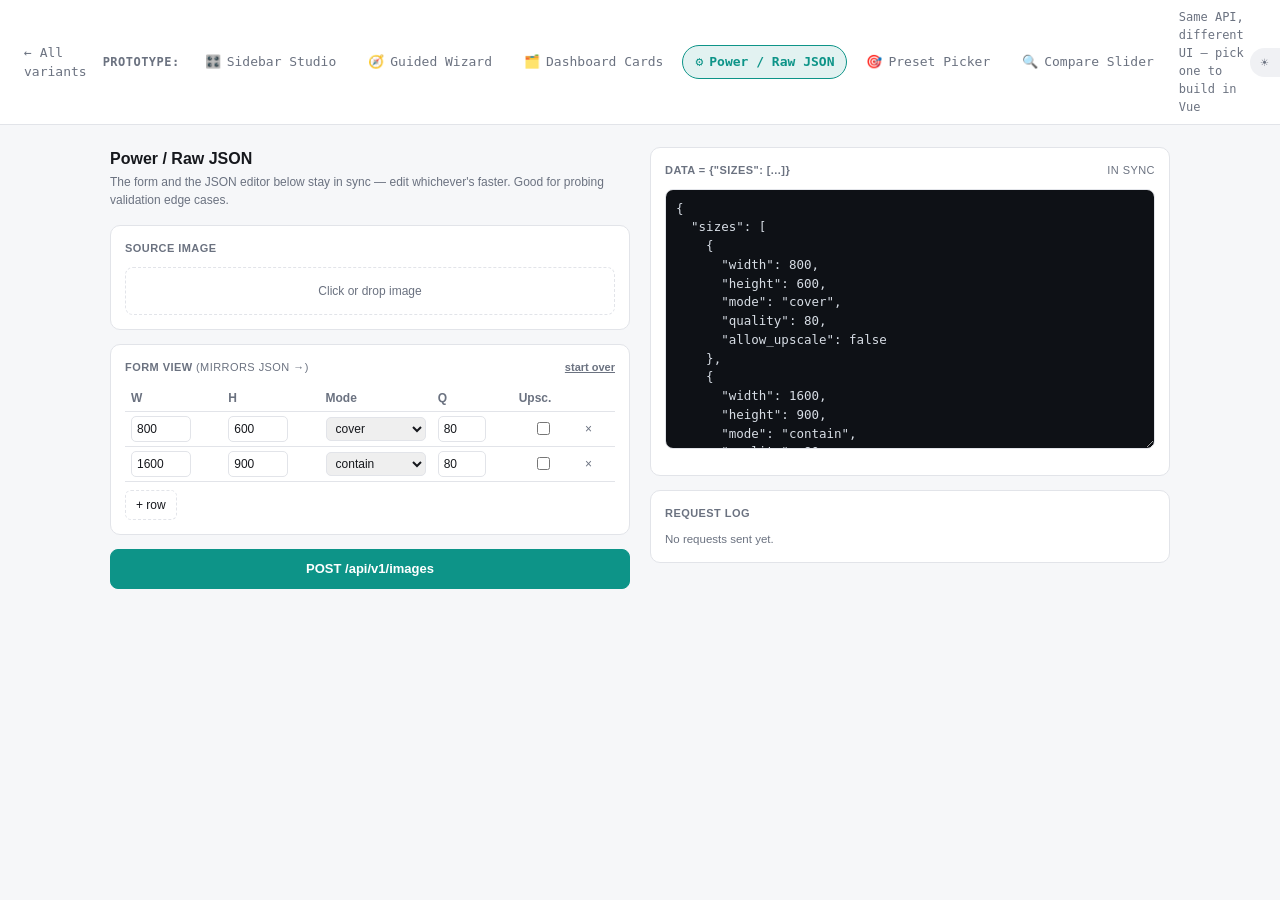
<file: public/frontend/variants/v4-raw.html>
<!doctype html>
<html lang="en">
<head>
<meta charset="utf-8" />
<meta name="viewport" content="width=device-width, initial-scale=1" />
<title>Power / Raw JSON — Image Resizer</title>
<link rel="stylesheet" href="../shared/base.css" />
<script src="../shared/theme.js"></script>
<style>
  body { font-family: ui-monospace, SFMono-Regular, Menlo, Consolas, monospace; }
  .wrap { max-width: 1100px; margin: 0 auto; padding: 22px 20px 60px; display: flex; gap: 20px; align-items: flex-start; }
  .col { flex: 1; min-width: 0; }
  h1 { font-family: -apple-system, sans-serif; font-size: 16px; margin: 0 0 2px; }
  .sub { font-family: -apple-system, sans-serif; color: var(--text-dim); font-size: 12px; margin: 0 0 16px; }

  .panel { background: var(--surface); border: 1px solid var(--border); border-radius: 10px; padding: 14px; margin-bottom: 14px; }
  .panel .title { font-family: -apple-system, sans-serif; font-size: 11px; font-weight: 700; text-transform: uppercase; letter-spacing: .04em; color: var(--text-dim); margin-bottom: 10px; display:flex; justify-content: space-between; }

  .dropzone { border: 1.5px dashed var(--border); border-radius: 8px; padding: 14px; text-align: center; cursor: pointer; font-family: -apple-system, sans-serif; font-size: 12px; color: var(--text-dim); }
  .dropzone.drag { border-color: var(--accent); color: var(--accent); background: var(--accent-dim); }
  .dropzone img { max-height: 90px; display: block; margin: 0 auto 6px; border-radius: 4px; }

  textarea#json-editor {
    width: 100%; min-height: 260px; resize: vertical;
    border: 1px solid var(--border); border-radius: 8px; padding: 10px;
    font: 12.5px/1.5 ui-monospace, monospace;
    background: #0e1116; color: #d7dde5;
    tab-size: 2;
  }
  .json-error { font-family: -apple-system, sans-serif; font-size: 12px; color: var(--danger); margin-top: 6px; }

  table.form-view { width: 100%; border-collapse: collapse; font-family: -apple-system, sans-serif; font-size: 12px; }
  table.form-view th { text-align: left; color: var(--text-dim); font-weight: 600; padding: 4px 6px; border-bottom: 1px solid var(--border); }
  table.form-view td { padding: 4px 6px; border-bottom: 1px solid var(--border); }
  table.form-view input, table.form-view select { width: 100%; border: 1px solid var(--border); border-radius: 5px; padding: 3px 5px; font-size: 12px; font-family: inherit; }
  table.form-view input[type=checkbox] { width: auto; }
  table.form-view button.rm { border:none; background:none; color:var(--text-dim); cursor:pointer; }
  table.form-view button.rm:hover { color: var(--danger); }
  .add-row-btn { font-family: -apple-system, sans-serif; font-size: 12px; border: 1px dashed var(--border); background: none; border-radius: 6px; padding: 5px 10px; cursor: pointer; margin-top: 8px; }

  .btn { font-family: -apple-system, sans-serif; border: 1px solid var(--border); background: var(--surface); border-radius: 8px; padding: 9px 14px; font-size: 13px; cursor: pointer; }
  .btn.primary { background: var(--accent); border-color: var(--accent); color: #fff; font-weight: 600; width: 100%; }
  .btn.primary:disabled { opacity: .5; }
  .error-box { font-family: -apple-system, sans-serif; background: var(--danger-dim); color: var(--danger); border-radius: 8px; padding: 10px 12px; font-size: 12px; white-space: pre-wrap; margin-top: 10px; }

  .req-log { font-size: 11.5px; }
  .req-log .line { padding: 6px 0; border-bottom: 1px solid var(--border); }
  .req-log .line:last-child { border-bottom: none; }
  .badge { font-family: -apple-system, sans-serif; font-size: 10.5px; padding: 2px 8px; border-radius: 999px; font-weight: 700; }
  .badge.pending, .badge.processing { background: var(--warn-dim); color: var(--warn); }
  .badge.completed { background: var(--success-dim); color: var(--success); }
  .badge.partially_completed { background: var(--warn-dim); color: var(--warn); }
  .badge.failed, .badge.expired { background: var(--danger-dim); color: var(--danger); }
  pre.resp { background: #0e1116; color: #9be39b; padding: 8px; border-radius: 6px; overflow-x: auto; font-size: 11px; margin: 6px 0 0; }
  .out-grid { display: grid; grid-template-columns: repeat(auto-fill, minmax(90px, 1fr)); gap: 6px; margin-top: 6px; }
  .out-grid img { width: 100%; aspect-ratio: 1; object-fit: contain; background: var(--surface-2); border-radius: 4px; }
</style>
</head>
<body>
  <div id="variant-bar"></div>

  <div class="wrap">
    <div class="col">
      <h1>Power / Raw JSON</h1>
      <p class="sub">The form and the JSON editor below stay in sync — edit whichever's faster. Good for probing validation edge cases.</p>

      <div class="panel">
        <div class="title">Source image</div>
        <div class="dropzone" id="dropzone">
          <div id="dz-empty">Click or drop image</div>
          <div id="dz-filled" style="display:none"><img id="dz-preview" /><div id="dz-fname"></div></div>
        </div>
        <input type="file" id="file-input" accept="image/*" style="display:none" />
      </div>

      <div class="panel">
        <div class="title">
          <span>Form view <span style="font-weight:400">(mirrors JSON →)</span></span>
          <button type="button" id="start-over" title="Clear the uploaded image and reset sizes to default (keeps the request log)" style="font-family:-apple-system, sans-serif;border:none;background:none;color:var(--text-dim);cursor:pointer;text-decoration:underline;font-size:11px;padding:0">start over</button>
        </div>
        <table class="form-view">
          <thead><tr><th>W</th><th>H</th><th>Mode</th><th>Q</th><th>Upsc.</th><th></th></tr></thead>
          <tbody id="form-body"></tbody>
        </table>
        <button class="add-row-btn" id="add-row">+ row</button>
      </div>

      <button class="btn primary" id="submit-btn">POST /api/v1/images</button>
      <div id="submit-error"></div>
    </div>

    <div class="col">
      <div class="panel">
        <div class="title">
          <span>data = {"sizes": [...]}</span>
          <span id="json-status" style="font-weight:400"></span>
        </div>
        <textarea id="json-editor" spellcheck="false"></textarea>
        <div class="json-error" id="json-error"></div>
      </div>

      <div class="panel">
        <div class="title">Request log</div>
        <div class="req-log" id="req-log">
          <div style="font-family:-apple-system, sans-serif;color:var(--text-dim)">No requests sent yet.</div>
        </div>
      </div>
    </div>
  </div>

<script src="../shared/api.js"></script>
<script src="../shared/switcher.js"></script>
<script src="../shared/lightbox.js"></script>
<script>
renderVariantBar('raw');
renderThemeChanger('variant-bar');
initLightbox();

let file = null;
let sizes = [defaultSize({ width: 800, height: 600, mode: 'cover', _id: 0 }), defaultSize({ width: 1600, height: 900, mode: 'contain', _id: 1 })];
let seq = 2;
let syncingFromJson = false;

const editor = document.getElementById('json-editor');

function stripped(s) {
  const { width, height, mode, quality, allow_upscale } = s;
  return { width, height, mode, quality, allow_upscale };
}

function syncJsonFromSizes() {
  editor.value = JSON.stringify({ sizes: sizes.map(stripped) }, null, 2);
  document.getElementById('json-status').textContent = 'in sync';
  document.getElementById('json-error').textContent = '';
}

function renderForm() {
  document.getElementById('form-body').innerHTML = sizes.map(s => `
    <tr data-id="${s._id}">
      <td><input type="number" min="1" data-field="width" value="${s.width}" style="width:60px" /></td>
      <td><input type="number" min="1" data-field="height" value="${s.height}" style="width:60px" /></td>
      <td>
        <select data-field="mode">
          ${MODES.map(m => `<option value="${m}" ${m === s.mode ? 'selected' : ''}>${m}</option>`).join('')}
        </select>
      </td>
      <td><input type="number" min="0" max="100" data-field="quality" value="${s.quality}" style="width:48px" /></td>
      <td style="text-align:center"><input type="checkbox" data-field="allow_upscale" ${s.allow_upscale ? 'checked' : ''} /></td>
      <td><button class="rm" data-remove="${s._id}">&times;</button></td>
    </tr>
  `).join('');

  document.querySelectorAll('#form-body [data-field]').forEach(el => {
    el.addEventListener('input', () => {
      const tr = el.closest('tr');
      const s = sizes.find(s => s._id === Number(tr.dataset.id));
      const f = el.dataset.field;
      if (f === 'allow_upscale') s[f] = el.checked;
      else if (f === 'mode') s[f] = el.value;
      else s[f] = Number(el.value);
      syncJsonFromSizes();
    });
  });
  document.querySelectorAll('#form-body [data-remove]').forEach(btn => {
    btn.addEventListener('click', () => {
      sizes = sizes.filter(s => s._id !== Number(btn.dataset.remove));
      renderForm();
      syncJsonFromSizes();
    });
  });
}

document.getElementById('add-row').addEventListener('click', () => {
  sizes.push(defaultSize({ _id: seq++ }));
  renderForm();
  syncJsonFromSizes();
});

editor.addEventListener('input', () => {
  document.getElementById('json-status').textContent = 'editing…';
  try {
    const parsed = JSON.parse(editor.value);
    if (!Array.isArray(parsed.sizes)) throw new Error('Expected top-level {"sizes": [...]}');
    sizes = parsed.sizes.map((s, i) => ({ ...defaultSize(s), _id: i }));
    seq = sizes.length;
    document.getElementById('json-error').textContent = '';
    document.getElementById('json-status').textContent = 'in sync';
    renderForm();
  } catch (e) {
    document.getElementById('json-error').textContent = `Not applied to form yet: ${e.message}`;
  }
});

renderForm();
syncJsonFromSizes();

// upload
const dropzone = document.getElementById('dropzone');
const fileInput = document.getElementById('file-input');
dropzone.addEventListener('click', () => fileInput.click());
['dragover'].forEach(e => dropzone.addEventListener(e, ev => { ev.preventDefault(); dropzone.classList.add('drag'); }));
['dragleave', 'drop'].forEach(e => dropzone.addEventListener(e, ev => { ev.preventDefault(); dropzone.classList.remove('drag'); }));
dropzone.addEventListener('drop', e => setFile(e.dataTransfer.files[0]));
fileInput.addEventListener('change', e => setFile(e.target.files[0]));

function setFile(f) {
  if (!f) return;
  file = f;
  document.getElementById('dz-empty').style.display = 'none';
  document.getElementById('dz-filled').style.display = 'block';
  document.getElementById('dz-fname').textContent = `${f.name} · ${bytesToSize(f.size)}`;
  const reader = new FileReader();
  reader.onload = () => document.getElementById('dz-preview').src = reader.result;
  reader.readAsDataURL(f);
}

// "Start over": clears the uploaded image and resets sizes (form + JSON editor) back
// to defaults. The request log on the right is untouched — previously sent requests
// stay visible.
document.getElementById('start-over').addEventListener('click', () => {
  file = null;
  fileInput.value = '';
  document.getElementById('dz-empty').style.display = '';
  document.getElementById('dz-filled').style.display = 'none';
  document.getElementById('dz-preview').src = '';
  document.getElementById('dz-fname').textContent = '';
  sizes = [defaultSize({ width: 800, height: 600, mode: 'cover', _id: seq++ }), defaultSize({ width: 1600, height: 900, mode: 'contain', _id: seq++ })];
  renderForm();
  syncJsonFromSizes();
});

document.getElementById('submit-btn').addEventListener('click', async () => {
  const errBox = document.getElementById('submit-error');
  errBox.innerHTML = '';
  if (!file) { errBox.innerHTML = '<div class="error-box">Choose an image first.</div>'; return; }
  let parsed;
  try { parsed = JSON.parse(editor.value); } catch (e) { errBox.innerHTML = `<div class="error-box">Invalid JSON: ${e.message}</div>`; return; }

  const btn = document.getElementById('submit-btn');
  btn.disabled = true; btn.textContent = 'Sending…';
  try {
    const resp = await submitImage(file, parsed.sizes);
    saveHistoryEntry({ id: resp.id, createdAt: new Date().toISOString(), sizes: parsed.sizes });
    logLine(resp.id, resp);
  } catch (e) {
    errBox.innerHTML = `<div class="error-box">${e.status || ''} ${e.message}${e.errors ? '\n' + JSON.stringify(e.errors, null, 2) : ''}</div>`;
  } finally {
    btn.disabled = false; btn.textContent = 'POST /api/v1/images';
  }
});

function logLine(id, initialResp) {
  const log = document.getElementById('req-log');
  if (log.children.length === 1 && log.textContent.includes('No requests')) log.innerHTML = '';
  const line = document.createElement('div');
  line.className = 'line';
  line.innerHTML = `
    <div><span class="badge pending">pending</span> <b>#${id}</b></div>
    <pre class="resp">${JSON.stringify(initialResp, null, 2)}</pre>
    <div class="out-grid"></div>
  `;
  log.prepend(line);
  pollImageRequest(id, {
    onUpdate: (detail) => {
      line.querySelector('.badge').className = `badge ${detail.status}`;
      line.querySelector('.badge').textContent = detail.status;
      line.querySelector('.resp').textContent = JSON.stringify(detail, null, 2);
      const images = detail.images || [];
      const outGrid = line.querySelector('.out-grid');
      outGrid.innerHTML = images.map((img, i) => `<img class="lb-trigger" src="${img.url}" title="${img.width}x${img.height}" data-idx="${i}" loading="lazy" />`).join('');
      outGrid.querySelectorAll('.lb-trigger').forEach(el => {
        el.addEventListener('click', () => openLightbox(images, Number(el.dataset.idx)));
      });
      if (['completed', 'partially_completed', 'failed', 'expired'].includes(detail.status)) {
        updateHistoryEntry(detail.id, { status: detail.status });
      }
    },
  }).catch(e => {
    line.querySelector('.resp').textContent += `\n\nPolling error: ${e.message}`;
  });
}
</script>
</body>
</html>
</file>
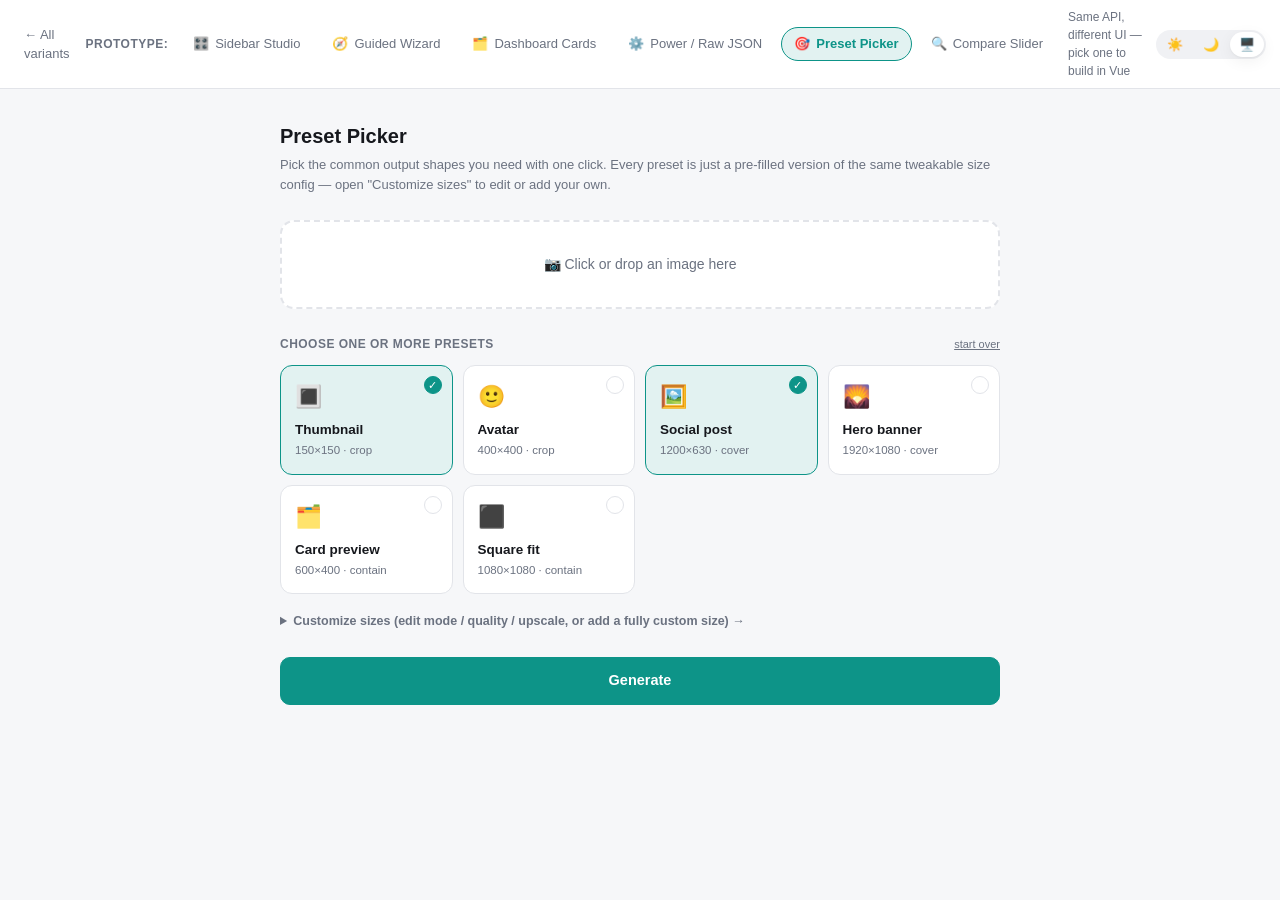
<file: public/frontend/variants/v5-presets.html>
<!doctype html>
<html lang="en">
<head>
<meta charset="utf-8" />
<meta name="viewport" content="width=device-width, initial-scale=1" />
<title>Preset Picker — Image Resizer</title>
<link rel="stylesheet" href="../shared/base.css" />
<script src="../shared/theme.js"></script>
<style>
  .wrap { max-width: 760px; margin: 0 auto; padding: 32px 20px 70px; }
  h1 { font-size: 20px; margin: 0 0 4px; }
  .sub { color: var(--text-dim); font-size: 13px; margin: 0 0 26px; }

  .dropzone {
    border: 2px dashed var(--border);
    border-radius: 14px;
    padding: 32px;
    text-align: center;
    cursor: pointer;
    color: var(--text-dim);
    background: var(--surface);
    margin-bottom: 26px;
  }
  .dropzone.drag { border-color: var(--accent); background: var(--accent-dim); color: var(--accent); }
  .dropzone img { max-height: 160px; border-radius: 8px; margin-bottom: 8px; }
  .dropzone .fname { font-size: 12px; color: var(--text); }

  .section-title { font-size: 12px; font-weight: 700; text-transform: uppercase; letter-spacing: .04em; color: var(--text-dim); margin-bottom: 12px; }

  .preset-grid { display: grid; grid-template-columns: repeat(auto-fill, minmax(160px, 1fr)); gap: 10px; margin-bottom: 8px; }
  .preset-tile {
    border: 1.5px solid var(--border);
    border-radius: 12px;
    padding: 14px;
    cursor: pointer;
    background: var(--surface);
    text-align: left;
    position: relative;
    transition: border-color .1s ease;
  }
  .preset-tile:hover { border-color: var(--accent); }
  .preset-tile.selected { border-color: var(--accent); background: var(--accent-dim); }
  .preset-tile .icon { font-size: 22px; margin-bottom: 6px; display: block; }
  .preset-tile .name { font-weight: 700; font-size: 13.5px; }
  .preset-tile .dims { font-size: 11.5px; color: var(--text-dim); margin-top: 2px; }
  .preset-tile .check {
    position: absolute; top: 10px; right: 10px;
    width: 18px; height: 18px; border-radius: 50%;
    border: 1.5px solid var(--border); background: var(--surface);
    display: flex; align-items: center; justify-content: center;
    font-size: 11px; color: transparent;
  }
  .preset-tile.selected .check { background: var(--accent); border-color: var(--accent); color: #fff; }

  details#advanced { margin: 18px 0; }
  details#advanced summary { cursor: pointer; font-size: 12.5px; color: var(--text-dim); font-weight: 600; }
  .adv-list { display: flex; flex-direction: column; gap: 10px; margin-top: 12px; }
  .adv-row {
    display: grid;
    grid-template-columns: 70px 70px 1fr 90px auto auto;
    align-items: center;
    gap: 8px;
    background: var(--surface); border: 1px solid var(--border); border-radius: 8px; padding: 8px 10px;
    font-size: 12.5px;
  }
  .adv-row input, .adv-row select { border: 1px solid var(--border); border-radius: 6px; padding: 4px 6px; font-size: 12.5px; width: 100%; }
  .adv-row .rm { border: none; background: none; color: var(--text-dim); cursor: pointer; font-size: 15px; }
  .add-custom { font-size: 12.5px; border: 1px dashed var(--border); background: none; border-radius: 8px; padding: 8px 10px; cursor: pointer; width: 100%; text-align: center; color: var(--text-dim); }
  .add-custom:hover { border-color: var(--accent); color: var(--accent); }

  .btn { border: 1px solid var(--border); background: var(--surface); border-radius: 10px; padding: 12px 20px; font-size: 14.5px; cursor: pointer; }
  .btn.primary { background: var(--accent); border-color: var(--accent); color: #fff; font-weight: 700; width: 100%; }
  .btn.primary:disabled { opacity: .5; }
  .error-box { background: var(--danger-dim); color: var(--danger); border-radius: 8px; padding: 10px 12px; font-size: 12.5px; margin-top: 12px; white-space: pre-wrap; }

  .results { margin-top: 26px; display: flex; flex-direction: column; gap: 10px; }
  .result-row {
    display: flex; align-items: center; gap: 12px;
    background: var(--surface); border: 1px solid var(--border); border-radius: 10px; padding: 10px 12px;
  }
  .result-row img { width: 56px; height: 56px; object-fit: contain; border-radius: 6px; background: var(--surface-2); cursor: zoom-in; }
  .result-row .rr-name { font-weight: 700; font-size: 13px; }
  .result-row .rr-sub { font-size: 11.5px; color: var(--text-dim); }
  .badge { font-size: 11px; padding: 3px 9px; border-radius: 999px; font-weight: 600; margin-left: auto; }
  .badge.pending, .badge.processing { background: var(--warn-dim); color: var(--warn); }
  .badge.completed { background: var(--success-dim); color: var(--success); }
  .badge.partially_completed { background: var(--warn-dim); color: var(--warn); }
  .badge.failed, .badge.expired { background: var(--danger-dim); color: var(--danger); }
  .spinner { width: 12px; height: 12px; border: 2px solid var(--border); border-top-color: var(--accent); border-radius: 50%; animation: spin .7s linear infinite; }
  @keyframes spin { to { transform: rotate(360deg); } }
</style>
</head>
<body>
  <div id="variant-bar"></div>

  <div class="wrap">
    <h1>Preset Picker</h1>
    <p class="sub">Pick the common output shapes you need with one click. Every preset is just a pre-filled version of the same tweakable size config — open "Customize sizes" to edit or add your own.</p>

    <div class="dropzone" id="dropzone">
      <div id="dz-empty">📷 Click or drop an image here</div>
      <div id="dz-filled" style="display:none"><img id="dz-preview" /><div class="fname" id="dz-fname"></div></div>
    </div>
    <input type="file" id="file-input" accept="image/*" style="display:none" />

    <div class="section-title" style="display:flex;justify-content:space-between;align-items:center">
      <span>Choose one or more presets</span>
      <button type="button" id="start-over" title="Clear the uploaded image, presets and custom sizes back to default (keeps results below)" style="text-transform:none;font-weight:400;border:none;background:none;color:var(--text-dim);cursor:pointer;text-decoration:underline;font-size:11px;padding:0">start over</button>
    </div>
    <div class="preset-grid" id="preset-grid"></div>

    <details id="advanced">
      <summary>Customize sizes (edit mode / quality / upscale, or add a fully custom size) →</summary>
      <div class="adv-list" id="adv-list"></div>
      <button class="add-custom" id="add-custom" style="margin-top:10px">+ Add a custom size</button>
    </details>

    <div id="error-box"></div>
    <button class="btn primary" id="submit-btn" style="margin-top:8px">Generate</button>

    <div class="results" id="results"></div>
  </div>

<script src="../shared/api.js"></script>
<script src="../shared/switcher.js"></script>
<script src="../shared/lightbox.js"></script>
<script>
renderVariantBar('presets');
renderThemeChanger('variant-bar');
initLightbox();

const PRESETS = [
  { key: 'thumb',   icon: '🔳', name: 'Thumbnail', width: 150,  height: 150,  mode: 'crop',    quality: 80 },
  { key: 'avatar',  icon: '🙂', name: 'Avatar',    width: 400,  height: 400,  mode: 'crop',    quality: 85 },
  { key: 'social',  icon: '🖼️', name: 'Social post', width: 1200, height: 630, mode: 'cover',  quality: 82 },
  { key: 'hero',    icon: '🌄', name: 'Hero banner', width: 1920, height: 1080, mode: 'cover', quality: 80 },
  { key: 'card',    icon: '🗂️', name: 'Card preview', width: 600, height: 400, mode: 'contain', quality: 80 },
  { key: 'square',  icon: '⬛', name: 'Square fit',  width: 1080, height: 1080, mode: 'contain', quality: 85 },
];

let file = null;
let selected = new Set(['thumb', 'social']);
let customSizes = []; // { _id, width, height, mode, quality, allow_upscale }
let customSeq = 0;

function renderPresets() {
  document.getElementById('preset-grid').innerHTML = PRESETS.map(p => `
    <button type="button" class="preset-tile ${selected.has(p.key) ? 'selected' : ''}" data-key="${p.key}">
      <span class="check">&#10003;</span>
      <span class="icon">${p.icon}</span>
      <span class="name">${p.name}</span>
      <div class="dims">${p.width}×${p.height} · ${p.mode}</div>
    </button>
  `).join('');
  document.querySelectorAll('.preset-tile').forEach(btn => {
    btn.addEventListener('click', () => {
      const key = btn.dataset.key;
      selected.has(key) ? selected.delete(key) : selected.add(key);
      renderPresets();
    });
  });
}
renderPresets();

function renderAdvanced() {
  document.getElementById('adv-list').innerHTML = customSizes.map(s => `
    <div class="adv-row" data-id="${s._id}">
      <input type="number" min="1" data-field="width" value="${s.width}" placeholder="W" />
      <input type="number" min="1" data-field="height" value="${s.height}" placeholder="H" />
      <select data-field="mode">${MODES.map(m => `<option value="${m}" ${m === s.mode ? 'selected' : ''}>${m}</option>`).join('')}</select>
      <input type="number" min="0" max="100" data-field="quality" value="${s.quality}" placeholder="Q" />
      <label style="display:flex;align-items:center;gap:4px;white-space:nowrap"><input type="checkbox" data-field="allow_upscale" ${s.allow_upscale ? 'checked' : ''} /> upscale</label>
      <button class="rm" data-remove="${s._id}">&times;</button>
    </div>
  `).join('');
  document.querySelectorAll('#adv-list [data-field]').forEach(el => el.addEventListener('input', () => {
    const row = el.closest('.adv-row');
    const s = customSizes.find(s => s._id === Number(row.dataset.id));
    const f = el.dataset.field;
    if (f === 'allow_upscale') s[f] = el.checked;
    else if (f === 'mode') s[f] = el.value;
    else s[f] = Number(el.value);
  }));
  document.querySelectorAll('#adv-list [data-remove]').forEach(btn => btn.addEventListener('click', () => {
    customSizes = customSizes.filter(s => s._id !== Number(btn.dataset.remove));
    renderAdvanced();
  }));
}
renderAdvanced();

document.getElementById('add-custom').addEventListener('click', () => {
  customSizes.push(defaultSize({ _id: customSeq++ }));
  document.getElementById('advanced').open = true;
  renderAdvanced();
});

// upload
const dropzone = document.getElementById('dropzone');
const fileInput = document.getElementById('file-input');
dropzone.addEventListener('click', () => fileInput.click());
['dragover'].forEach(e => dropzone.addEventListener(e, ev => { ev.preventDefault(); dropzone.classList.add('drag'); }));
['dragleave', 'drop'].forEach(e => dropzone.addEventListener(e, ev => { ev.preventDefault(); dropzone.classList.remove('drag'); }));
dropzone.addEventListener('drop', e => setFile(e.dataTransfer.files[0]));
fileInput.addEventListener('change', e => setFile(e.target.files[0]));
function setFile(f) {
  if (!f) return;
  file = f;
  document.getElementById('dz-empty').style.display = 'none';
  document.getElementById('dz-filled').style.display = 'block';
  document.getElementById('dz-fname').textContent = `${f.name} · ${bytesToSize(f.size)}`;
  const reader = new FileReader();
  reader.onload = () => document.getElementById('dz-preview').src = reader.result;
  reader.readAsDataURL(f);
}

// "Start over": clears the uploaded image, preset selection and custom sizes back
// to the default state. Leaves the results list below untouched — previously
// generated requests stay visible.
document.getElementById('start-over').addEventListener('click', () => {
  file = null;
  fileInput.value = '';
  document.getElementById('dz-empty').style.display = '';
  document.getElementById('dz-filled').style.display = 'none';
  document.getElementById('dz-preview').src = '';
  document.getElementById('dz-fname').textContent = '';
  selected = new Set(['thumb', 'social']);
  customSizes = [];
  document.getElementById('advanced').open = false;
  renderPresets();
  renderAdvanced();
});

document.getElementById('submit-btn').addEventListener('click', async () => {
  const errBox = document.getElementById('error-box');
  errBox.innerHTML = '';
  if (!file) { errBox.innerHTML = '<div class="error-box">Choose an image first.</div>'; return; }

  const presetSizes = PRESETS.filter(p => selected.has(p.key)).map(p => ({ width: p.width, height: p.height, mode: p.mode, quality: p.quality, allow_upscale: false }));
  const custom = customSizes.map(({ width, height, mode, quality, allow_upscale }) => ({ width, height, mode, quality, allow_upscale }));
  const sizes = [...presetSizes, ...custom];
  if (!sizes.length) { errBox.innerHTML = '<div class="error-box">Pick at least one preset or add a custom size.</div>'; return; }

  const btn = document.getElementById('submit-btn');
  btn.disabled = true; btn.textContent = 'Generating…';
  try {
    const { id } = await submitImage(file, sizes);
    saveHistoryEntry({ id, createdAt: new Date().toISOString(), sizes });
    renderResultCard(id, sizes.length);
  } catch (e) {
    errBox.innerHTML = `<div class="error-box">${e.message}${e.errors ? '\n' + JSON.stringify(e.errors, null, 2) : ''}</div>`;
  } finally {
    btn.disabled = false; btn.textContent = 'Generate';
  }
});

function renderResultCard(id, count) {
  const results = document.getElementById('results');
  const wrap = document.createElement('div');
  wrap.innerHTML = `<div class="section-title" style="margin-top:6px">Request #${id} <span class="badge pending" id="badge-${id}">pending</span></div><div id="rows-${id}"></div>`;
  results.prepend(wrap);

  pollImageRequest(id, {
    onUpdate: (detail) => {
      const badge = document.getElementById(`badge-${id}`);
      badge.className = `badge ${detail.status}`;
      badge.textContent = statusLabel(detail.status);
      const images = detail.images || [];
      const rows = document.getElementById(`rows-${id}`);
      rows.innerHTML = images.map((img, i) => `
        <div class="result-row">
          <img class="lb-trigger" src="${img.url}" data-idx="${i}" loading="lazy" />
          <div>
            <div class="rr-name">${img.width}×${img.height} · ${img.mode}</div>
            <div class="rr-sub">${img.format} · ${bytesToSize(img.file_size)}</div>
          </div>
        </div>
      `).join('');
      rows.querySelectorAll('.lb-trigger').forEach(el => el.addEventListener('click', () => openLightbox(images, Number(el.dataset.idx))));
      if (detail.errors && detail.errors.length) {
        rows.innerHTML += `<div class="error-box">${detail.errors.map(e => `${e.width}×${e.height}: ${e.message}`).join(' · ')}</div>`;
      }
      if (['completed', 'partially_completed', 'failed', 'expired'].includes(detail.status)) {
        updateHistoryEntry(id, { status: detail.status });
      }
    },
  }).catch(e => {
    document.getElementById(`badge-${id}`).textContent = 'error: ' + e.message;
  });
}
</script>
</body>
</html>
</file>
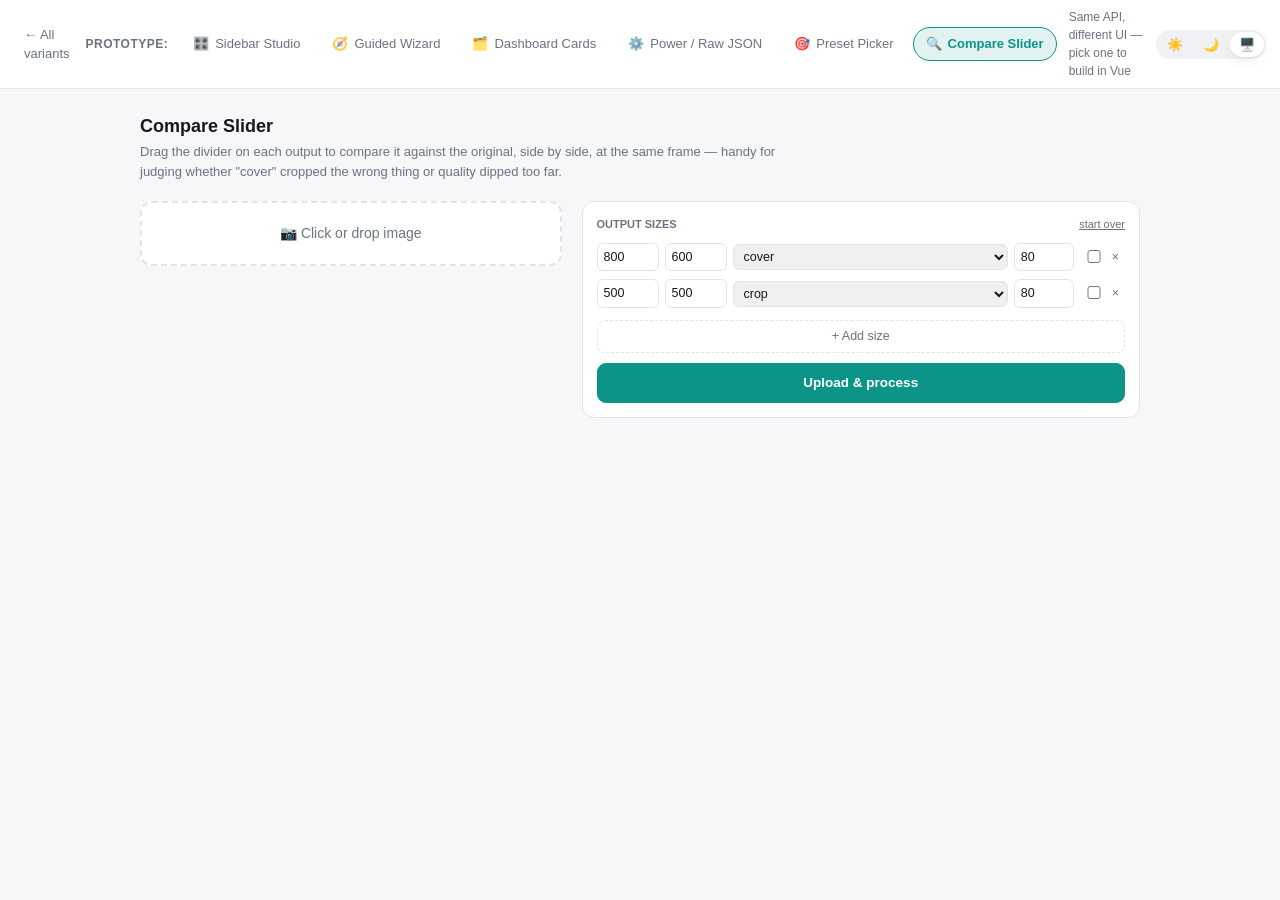
<file: public/frontend/variants/v6-compare.html>
<!doctype html>
<html lang="en">
<head>
<meta charset="utf-8" />
<meta name="viewport" content="width=device-width, initial-scale=1" />
<title>Compare Slider — Image Resizer</title>
<link rel="stylesheet" href="../shared/base.css" />
<script src="../shared/theme.js"></script>
<style>
  .wrap { max-width: 1040px; margin: 0 auto; padding: 24px 20px 70px; }
  h1 { font-size: 18px; margin: 0 0 2px; }
  .sub { color: var(--text-dim); font-size: 13px; margin: 0 0 20px; max-width: 640px; }

  .top-row { display: flex; gap: 20px; align-items: flex-start; flex-wrap: wrap; margin-bottom: 22px; }
  .dropzone {
    flex: 1; min-width: 220px;
    border: 2px dashed var(--border); border-radius: 12px; padding: 20px; text-align: center; cursor: pointer; color: var(--text-dim); background: var(--surface);
  }
  .dropzone.drag { border-color: var(--accent); background: var(--accent-dim); color: var(--accent); }
  .dropzone img { max-height: 110px; border-radius: 6px; margin-bottom: 6px; }
  .dropzone .fname { font-size: 12px; color: var(--text); }

  .size-panel { flex: 1.4; min-width: 280px; background: var(--surface); border: 1px solid var(--border); border-radius: 12px; padding: 14px; }
  .size-panel .title { font-size: 11px; font-weight: 700; text-transform: uppercase; color: var(--text-dim); margin-bottom: 10px; }
  .size-row { display: grid; grid-template-columns: 62px 62px 1fr 60px auto auto; gap: 6px; align-items: center; margin-bottom: 8px; font-size: 12.5px; }
  .size-row input, .size-row select { border: 1px solid var(--border); border-radius: 6px; padding: 4px 6px; font-size: 12.5px; width: 100%; }
  .size-row button.rm { border: none; background: none; color: var(--text-dim); cursor: pointer; }
  .add-size { font-size: 12.5px; border: 1px dashed var(--border); background: none; border-radius: 8px; padding: 6px 10px; cursor: pointer; width: 100%; margin-top: 4px; color: var(--text-dim); }
  .add-size:hover { border-color: var(--accent); color: var(--accent); }

  .btn { border: 1px solid var(--border); background: var(--surface); border-radius: 9px; padding: 9px 16px; font-size: 13.5px; cursor: pointer; }
  .btn.primary { background: var(--accent); border-color: var(--accent); color: #fff; font-weight: 700; width: 100%; margin-top: 10px; }
  .btn.primary:disabled { opacity: .5; }
  .error-box { background: var(--danger-dim); color: var(--danger); border-radius: 8px; padding: 10px 12px; font-size: 12.5px; margin-top: 10px; white-space: pre-wrap; }

  .status-line { display: flex; align-items: center; gap: 10px; margin-bottom: 16px; font-size: 13px; }
  .badge { font-size: 11px; padding: 3px 9px; border-radius: 999px; font-weight: 600; }
  .badge.pending, .badge.processing { background: var(--warn-dim); color: var(--warn); }
  .badge.completed { background: var(--success-dim); color: var(--success); }
  .badge.partially_completed { background: var(--warn-dim); color: var(--warn); }
  .badge.failed, .badge.expired { background: var(--danger-dim); color: var(--danger); }
  .spinner { width: 12px; height: 12px; border: 2px solid var(--border); border-top-color: var(--accent); border-radius: 50%; animation: spin .7s linear infinite; }
  @keyframes spin { to { transform: rotate(360deg); } }

  .compare-grid { display: grid; grid-template-columns: repeat(auto-fill, minmax(280px, 1fr)); gap: 18px; }
  .compare-card { background: var(--surface); border: 1px solid var(--border); border-radius: 12px; padding: 12px; }
  .compare-card .cc-title { font-size: 12.5px; font-weight: 700; margin-bottom: 8px; display: flex; justify-content: space-between; }
  .compare-card .cc-title span.dim { color: var(--text-dim); font-weight: 400; }

  .compare-stage {
    position: relative;
    width: 100%;
    aspect-ratio: 1;
    border-radius: 8px;
    overflow: hidden;
    background: repeating-conic-gradient(var(--surface-2) 0% 25%, var(--surface) 0% 50%) 50% / 20px 20px;
    cursor: ew-resize;
    user-select: none;
  }
  .compare-stage img { position: absolute; inset: 0; width: 100%; height: 100%; object-fit: contain; pointer-events: none; }
  .compare-stage .after-wrap { position: absolute; inset: 0; overflow: hidden; }
  .compare-stage .handle {
    position: absolute; top: 0; bottom: 0; width: 2px; background: #fff;
    box-shadow: 0 0 0 1px rgba(0,0,0,.2);
  }
  .compare-stage .handle::after {
    content: '◂▸';
    position: absolute; top: 50%; left: 50%; transform: translate(-50%,-50%);
    background: #fff; color: #16181d; font-size: 10px; padding: 4px 5px; border-radius: 999px;
    box-shadow: 0 1px 4px rgba(0,0,0,.3); letter-spacing: 2px;
  }
  .compare-stage .lbl { position: absolute; bottom: 6px; font-size: 10px; background: rgba(0,0,0,.55); color: #fff; padding: 2px 7px; border-radius: 999px; }
  .compare-stage .lbl.before { left: 6px; }
  .compare-stage .lbl.after { right: 6px; }
  .cc-meta { font-size: 11px; color: var(--text-dim); margin-top: 8px; display: flex; justify-content: space-between; }
  .cc-meta button { border: none; background: none; color: var(--accent); cursor: pointer; font-size: 11px; }
</style>
</head>
<body>
  <div id="variant-bar"></div>

  <div class="wrap">
    <h1>Compare Slider</h1>
    <p class="sub">Drag the divider on each output to compare it against the original, side by side, at the same frame — handy for judging whether "cover" cropped the wrong thing or quality dipped too far.</p>

    <div class="top-row">
      <div class="dropzone" id="dropzone">
        <div id="dz-empty">📷 Click or drop image</div>
        <div id="dz-filled" style="display:none"><img id="dz-preview" /><div class="fname" id="dz-fname"></div></div>
      </div>
      <input type="file" id="file-input" accept="image/*" style="display:none" />

      <div class="size-panel">
        <div class="title" style="display:flex;justify-content:space-between;align-items:center">
          <span>Output sizes</span>
          <button type="button" id="start-over" title="Clear the uploaded image and reset sizes to default (keeps compare results below)" style="text-transform:none;font-weight:400;border:none;background:none;color:var(--text-dim);cursor:pointer;text-decoration:underline;font-size:11px;padding:0">start over</button>
        </div>
        <div id="size-rows"></div>
        <button class="add-size" id="add-size">+ Add size</button>
        <button class="btn primary" id="submit-btn">Upload &amp; process</button>
        <div id="error-box"></div>
      </div>
    </div>

    <div class="status-line" id="status-line" style="display:none"></div>
    <div class="compare-grid" id="compare-grid"></div>
  </div>

<script src="../shared/api.js"></script>
<script src="../shared/switcher.js"></script>
<script src="../shared/lightbox.js"></script>
<script>
renderVariantBar('compare');
renderThemeChanger('variant-bar');
initLightbox();

let file = null;
let originalDataUrl = null;
let sizes = [defaultSize({ width: 800, height: 600, mode: 'cover', _id: 0 }), defaultSize({ width: 500, height: 500, mode: 'crop', _id: 1 })];
let seq = 2;

function renderSizeRows() {
  document.getElementById('size-rows').innerHTML = sizes.map(s => `
    <div class="size-row" data-id="${s._id}">
      <input type="number" min="1" data-field="width" value="${s.width}" />
      <input type="number" min="1" data-field="height" value="${s.height}" />
      <select data-field="mode">${MODES.map(m => `<option value="${m}" ${m === s.mode ? 'selected' : ''}>${m}</option>`).join('')}</select>
      <input type="number" min="0" max="100" data-field="quality" value="${s.quality}" title="quality" />
      <label title="allow upscale" style="font-size:11px"><input type="checkbox" data-field="allow_upscale" ${s.allow_upscale ? 'checked' : ''} /></label>
      <button class="rm" data-remove="${s._id}">&times;</button>
    </div>
  `).join('');
  document.querySelectorAll('#size-rows [data-field]').forEach(el => el.addEventListener('input', () => {
    const row = el.closest('.size-row');
    const s = sizes.find(s => s._id === Number(row.dataset.id));
    const f = el.dataset.field;
    if (f === 'allow_upscale') s[f] = el.checked;
    else if (f === 'mode') s[f] = el.value;
    else s[f] = Number(el.value);
  }));
  document.querySelectorAll('#size-rows [data-remove]').forEach(btn => btn.addEventListener('click', () => {
    sizes = sizes.filter(s => s._id !== Number(btn.dataset.remove));
    renderSizeRows();
  }));
}
renderSizeRows();
document.getElementById('add-size').addEventListener('click', () => { sizes.push(defaultSize({ _id: seq++ })); renderSizeRows(); });

const dropzone = document.getElementById('dropzone');
const fileInput = document.getElementById('file-input');
dropzone.addEventListener('click', () => fileInput.click());
['dragover'].forEach(e => dropzone.addEventListener(e, ev => { ev.preventDefault(); dropzone.classList.add('drag'); }));
['dragleave', 'drop'].forEach(e => dropzone.addEventListener(e, ev => { ev.preventDefault(); dropzone.classList.remove('drag'); }));
dropzone.addEventListener('drop', e => setFile(e.dataTransfer.files[0]));
fileInput.addEventListener('change', e => setFile(e.target.files[0]));
function setFile(f) {
  if (!f) return;
  file = f;
  document.getElementById('dz-empty').style.display = 'none';
  document.getElementById('dz-filled').style.display = 'block';
  document.getElementById('dz-fname').textContent = `${f.name} · ${bytesToSize(f.size)}`;
  const reader = new FileReader();
  reader.onload = () => { originalDataUrl = reader.result; document.getElementById('dz-preview').src = originalDataUrl; };
  reader.readAsDataURL(f);
}

// "Start over": clears the uploaded image and resets output sizes back to defaults.
// Leaves the compare grid and history below untouched — previously generated
// results stay visible.
document.getElementById('start-over').addEventListener('click', () => {
  file = null;
  originalDataUrl = null;
  fileInput.value = '';
  document.getElementById('dz-empty').style.display = '';
  document.getElementById('dz-filled').style.display = 'none';
  document.getElementById('dz-preview').src = '';
  document.getElementById('dz-fname').textContent = '';
  sizes = [defaultSize({ width: 800, height: 600, mode: 'cover', _id: seq++ }), defaultSize({ width: 500, height: 500, mode: 'crop', _id: seq++ })];
  renderSizeRows();
});

document.getElementById('submit-btn').addEventListener('click', async () => {
  const errBox = document.getElementById('error-box');
  errBox.innerHTML = '';
  if (!file) { errBox.innerHTML = '<div class="error-box">Choose an image first.</div>'; return; }
  const btn = document.getElementById('submit-btn');
  btn.disabled = true; btn.textContent = 'Uploading…';
  const payload = sizes.map(({ width, height, mode, quality, allow_upscale }) => ({ width, height, mode, quality, allow_upscale }));
  try {
    const { id } = await submitImage(file, payload);
    saveHistoryEntry({ id, createdAt: new Date().toISOString(), sizes: payload });
    document.getElementById('status-line').style.display = 'flex';
    startPolling(id);
  } catch (e) {
    errBox.innerHTML = `<div class="error-box">${e.message}${e.errors ? '\n' + JSON.stringify(e.errors, null, 2) : ''}</div>`;
  } finally {
    btn.disabled = false; btn.textContent = 'Upload & process';
  }
});

function startPolling(id) {
  pollImageRequest(id, {
    onUpdate: (detail) => {
      const done = ['completed', 'partially_completed', 'failed', 'expired'].includes(detail.status);
      document.getElementById('status-line').innerHTML = `
        ${done ? '' : '<span class="spinner"></span>'}
        <span class="badge ${detail.status}">${statusLabel(detail.status)}</span>
        <span>Request #${detail.id}</span>
      `;
      renderCompareGrid(detail.images || []);
      if (done) updateHistoryEntry(id, { status: detail.status });
    },
  }).catch(e => {
    document.getElementById('status-line').innerHTML = `<span class="badge failed">error</span><span>${e.message}</span>`;
  });
}

function renderCompareGrid(images) {
  const grid = document.getElementById('compare-grid');
  grid.innerHTML = images.map((img, i) => `
    <div class="compare-card">
      <div class="cc-title"><span>${img.width}×${img.height}</span><span class="dim">${img.mode} · q — ${img.format}</span></div>
      <div class="compare-stage" data-idx="${i}">
        <img src="${originalDataUrl}" />
        <div class="after-wrap" style="width:50%">
          <img src="${img.url}" style="width:${grid.clientWidth || 300}px;max-width:none;" class="after-img" />
        </div>
        <div class="handle" style="left:50%"></div>
        <span class="lbl before">Original</span>
        <span class="lbl after">Resized</span>
      </div>
      <div class="cc-meta">
        <span>${bytesToSize(img.file_size)}</span>
        <button data-open="${i}">View full size ↗</button>
      </div>
    </div>
  `).join('');

  // Fix after-img sizing to match stage exactly (object-fit contain equivalent via matching wrapper size)
  grid.querySelectorAll('.compare-stage').forEach((stage) => {
    const afterWrap = stage.querySelector('.after-wrap');
    const afterImg = stage.querySelector('.after-img');
    const resize = () => {
      const rect = stage.getBoundingClientRect();
      afterImg.style.width = rect.width + 'px';
      afterImg.style.height = rect.height + 'px';
      afterImg.style.objectFit = 'contain';
      afterImg.style.position = 'absolute';
      afterImg.style.top = 0; afterImg.style.left = 0;
    };
    resize();
    window.addEventListener('resize', resize);

    let dragging = false;
    const setSplit = (clientX) => {
      const rect = stage.getBoundingClientRect();
      let pct = ((clientX - rect.left) / rect.width) * 100;
      pct = Math.max(0, Math.min(100, pct));
      afterWrap.style.width = pct + '%';
      stage.querySelector('.handle').style.left = pct + '%';
    };
    stage.addEventListener('mousedown', (e) => { dragging = true; setSplit(e.clientX); });
    window.addEventListener('mousemove', (e) => { if (dragging) setSplit(e.clientX); });
    window.addEventListener('mouseup', () => dragging = false);
    stage.addEventListener('touchstart', (e) => { dragging = true; setSplit(e.touches[0].clientX); }, { passive: true });
    stage.addEventListener('touchmove', (e) => { if (dragging) setSplit(e.touches[0].clientX); }, { passive: true });
    stage.addEventListener('touchend', () => dragging = false);
  });

  grid.querySelectorAll('[data-open]').forEach(btn => {
    btn.addEventListener('click', () => openLightbox(images, Number(btn.dataset.open)));
  });
}
</script>
</body>
</html>
</file>
<file: public/frontend/shared/base.css>
/* Shared reset + variant-switcher bar + theme system, included by every variant. */
:root {
  --bg: #f6f7f9;
  --surface: #ffffff;
  --surface-2: #f0f1f4;
  --border: #e2e4e9;
  --text: #16181d;
  --text-dim: #6b7280;
  --accent: #0d9488;
  --danger: #dc2626;
  --success: #16a34a;
  --warn: #d97706;
  --radius: 10px;
  --shadow: 0 1px 2px rgba(16,18,20,.04), 0 4px 16px rgba(16,18,20,.06);
  color-scheme: light;
  /* "dim" tints are derived from the accent/status colour + current surface, so dark
     mode recolours them automatically. */
  --accent-dim: color-mix(in srgb, var(--accent) 12%, var(--surface));
  --danger-dim: color-mix(in srgb, var(--danger) 10%, var(--surface));
  --success-dim: color-mix(in srgb, var(--success) 10%, var(--surface));
  --warn-dim: color-mix(in srgb, var(--warn) 12%, var(--surface));
}

/* Dark mode: either the OS preference (data-theme unset/"system"), or an explicit choice. */
@media (prefers-color-scheme: dark) {
  :root:not([data-theme="light"]) {
    --bg: #0e1013;
    --surface: #181b20;
    --surface-2: #21252c;
    --border: #2e333c;
    --text: #e7e9ee;
    --text-dim: #9aa1ad;
    --shadow: 0 1px 2px rgba(0,0,0,.2), 0 4px 20px rgba(0,0,0,.35);
    color-scheme: dark;
  }
}
:root[data-theme="dark"] {
  --bg: #0e1013;
  --surface: #181b20;
  --surface-2: #21252c;
  --border: #2e333c;
  --text: #e7e9ee;
  --text-dim: #9aa1ad;
  --shadow: 0 1px 2px rgba(0,0,0,.2), 0 4px 20px rgba(0,0,0,.35);
  color-scheme: dark;
}

* { box-sizing: border-box; }
html, body { margin: 0; padding: 0; }
body {
  background: var(--bg);
  color: var(--text);
  font: 14px/1.5 -apple-system, BlinkMacSystemFont, "Segoe UI", Inter, Roboto, sans-serif;
}
button, input, select { font: inherit; color: inherit; }
img { max-width: 100%; }

/* --- Variant switcher bar --- */
#variant-bar {
  position: sticky;
  top: 0;
  z-index: 100;
  display: flex;
  align-items: center;
  gap: 6px;
  padding: 8px 14px;
  background: var(--surface);
  border-bottom: 1px solid var(--border);
  overflow-x: auto;
}
#variant-bar .vb-label {
  font-size: 12px;
  font-weight: 600;
  color: var(--text-dim);
  text-transform: uppercase;
  letter-spacing: .04em;
  margin-right: 6px;
  white-space: nowrap;
}
#variant-bar a.vb-tab {
  display: inline-flex;
  align-items: center;
  gap: 6px;
  padding: 6px 12px;
  border-radius: 999px;
  text-decoration: none;
  color: var(--text-dim);
  font-size: 13px;
  white-space: nowrap;
  border: 1px solid transparent;
}
#variant-bar a.vb-tab:hover { background: var(--surface-2); color: var(--text); }
#variant-bar a.vb-tab.active {
  background: var(--accent-dim);
  color: var(--accent);
  border-color: var(--accent);
  font-weight: 600;
}
#variant-bar .vb-spacer { flex: 1; }
#variant-bar .vb-home {
  color: var(--text-dim);
  text-decoration: none;
  font-size: 13px;
  padding: 6px 10px;
}
#variant-bar .vb-home:hover { color: var(--text); }

/* --- Lightbox (full image viewer), shared by every variant --- */
.lb-trigger { cursor: zoom-in; }
#lightbox-overlay {
  position: fixed;
  inset: 0;
  z-index: 1000;
  background: rgba(10, 11, 14, .82);
  display: flex;
  align-items: center;
  justify-content: center;
  padding: 32px;
}
#lightbox-overlay[hidden] { display: none; }
#lightbox-overlay .lb-stage {
  max-width: min(1100px, 100%);
  max-height: 100%;
  display: flex;
  flex-direction: column;
  align-items: center;
  gap: 14px;
}
#lightbox-overlay img {
  max-width: 100%;
  max-height: 72vh;
  border-radius: 10px;
  background: repeating-conic-gradient(#2a2d33 0% 25%, #23262b 0% 50%) 50% / 20px 20px;
  box-shadow: 0 12px 40px rgba(0,0,0,.5);
}
#lightbox-overlay .lb-meta {
  display: flex;
  align-items: center;
  gap: 14px;
  color: #e7e9ee;
  font-size: 13px;
  flex-wrap: wrap;
  justify-content: center;
}
#lightbox-overlay .lb-meta b { color: #fff; }
#lightbox-overlay .lb-meta a {
  color: #cfd3ff;
  text-decoration: none;
  border: 1px solid rgba(255,255,255,.25);
  padding: 5px 12px;
  border-radius: 999px;
}
#lightbox-overlay .lb-meta a:hover { background: rgba(255,255,255,.1); }
#lightbox-overlay .lb-close {
  position: absolute;
  top: 18px;
  right: 22px;
  background: none;
  border: none;
  color: #fff;
  font-size: 28px;
  line-height: 1;
  cursor: pointer;
  opacity: .8;
}
#lightbox-overlay .lb-close:hover { opacity: 1; }
#lightbox-overlay .lb-nav {
  position: absolute;
  top: 50%;
  transform: translateY(-50%);
  background: rgba(255,255,255,.08);
  border: none;
  color: #fff;
  font-size: 22px;
  width: 44px;
  height: 44px;
  border-radius: 50%;
  cursor: pointer;
}
#lightbox-overlay .lb-nav:hover { background: rgba(255,255,255,.18); }
#lightbox-overlay .lb-nav.prev { left: 18px; }
#lightbox-overlay .lb-nav.next { right: 18px; }
#lightbox-overlay .lb-count { color: rgba(255,255,255,.6); font-size: 12px; }

/* --- Theme changer, shared by every variant + the index gallery --- */
.theme-changer {
  display: flex;
  align-items: center;
  gap: 10px;
  flex: 0 0 auto;
}
.theme-changer .tc-modes {
  display: flex;
  align-items: center;
  gap: 2px;
  background: var(--surface-2);
  border-radius: 999px;
  padding: 2px;
}
.theme-changer .tc-modes button {
  border: none;
  background: none;
  color: var(--text-dim);
  font-size: 13px;
  line-height: 1;
  padding: 6px 9px;
  border-radius: 999px;
  cursor: pointer;
}
.theme-changer .tc-modes button.active {
  background: var(--surface);
  color: var(--text);
  box-shadow: var(--shadow);
}
/* Floating placement for pages (like index.html) that have no #variant-bar to dock into. */
.theme-changer.floating {
  position: fixed;
  top: 14px;
  right: 16px;
  z-index: 90;
  background: var(--surface);
  border: 1px solid var(--border);
  border-radius: 999px;
  padding: 6px 10px;
  box-shadow: var(--shadow);
}
</file>
